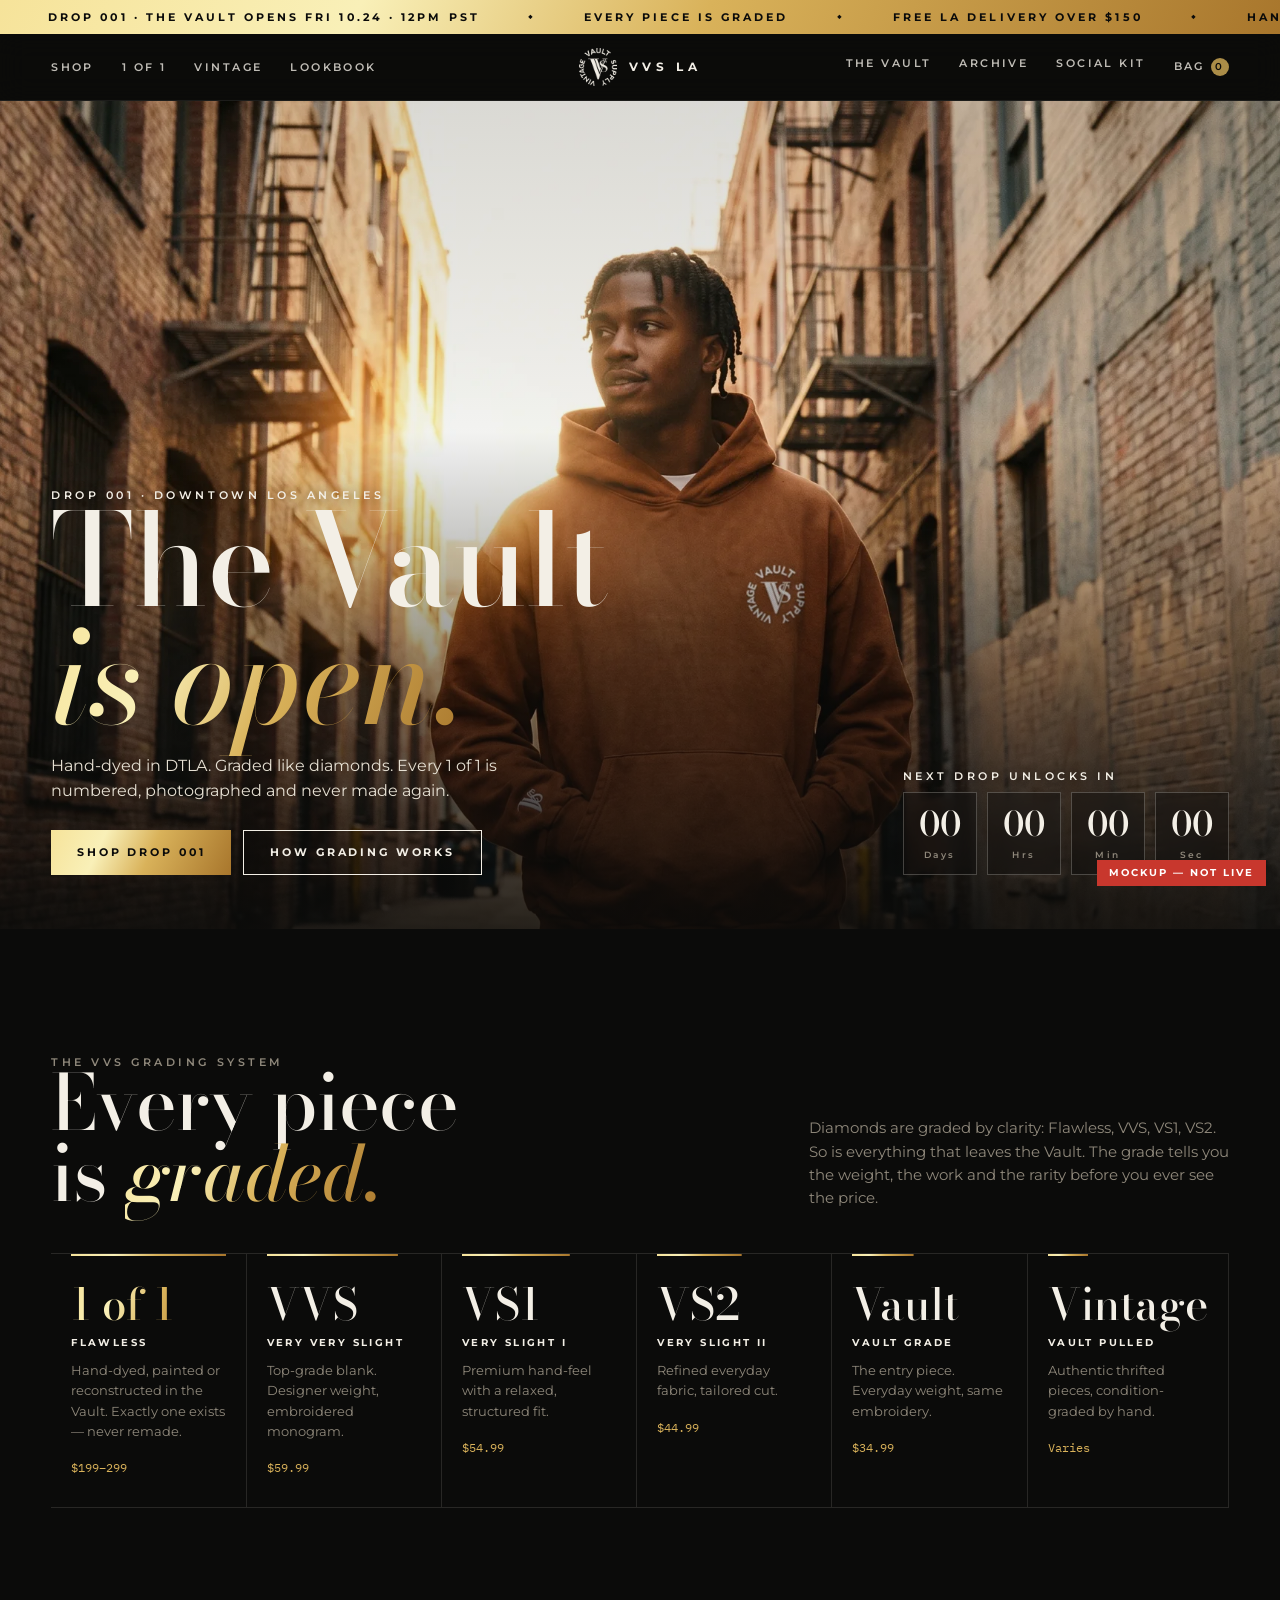
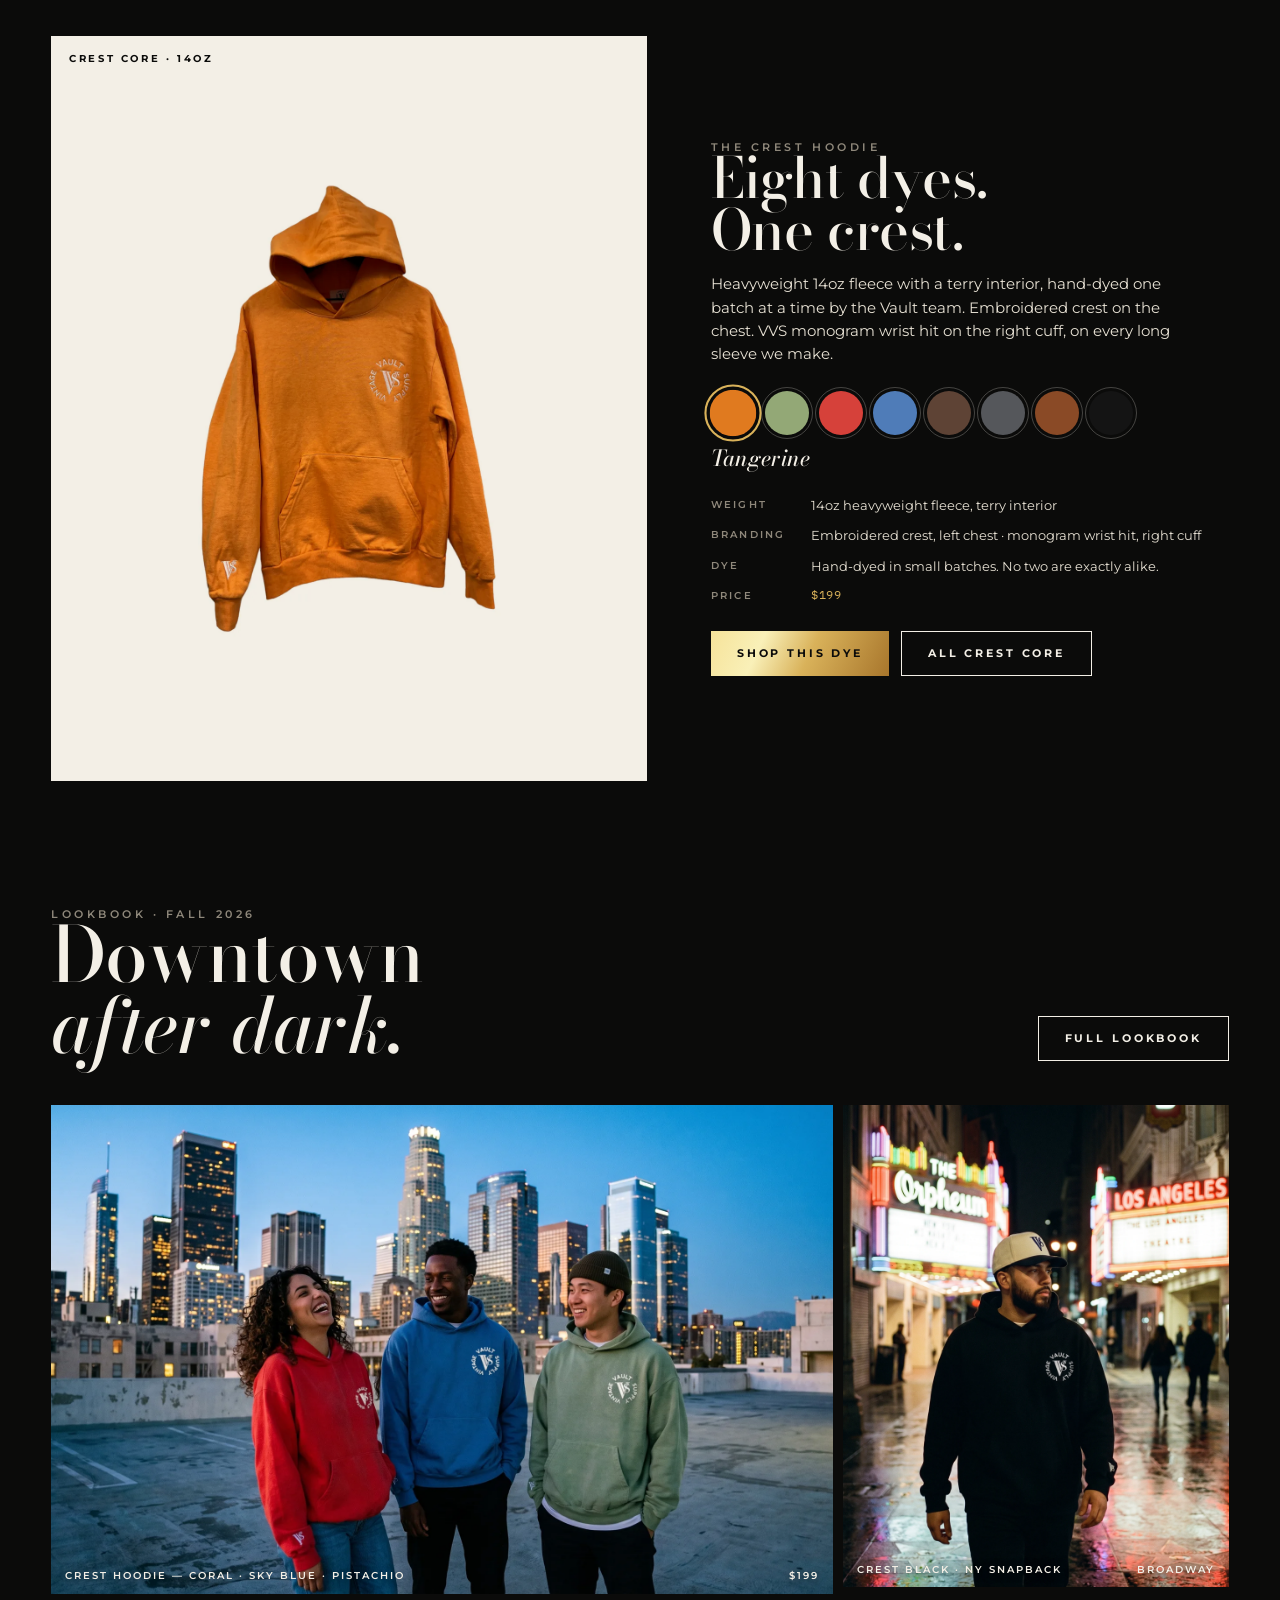
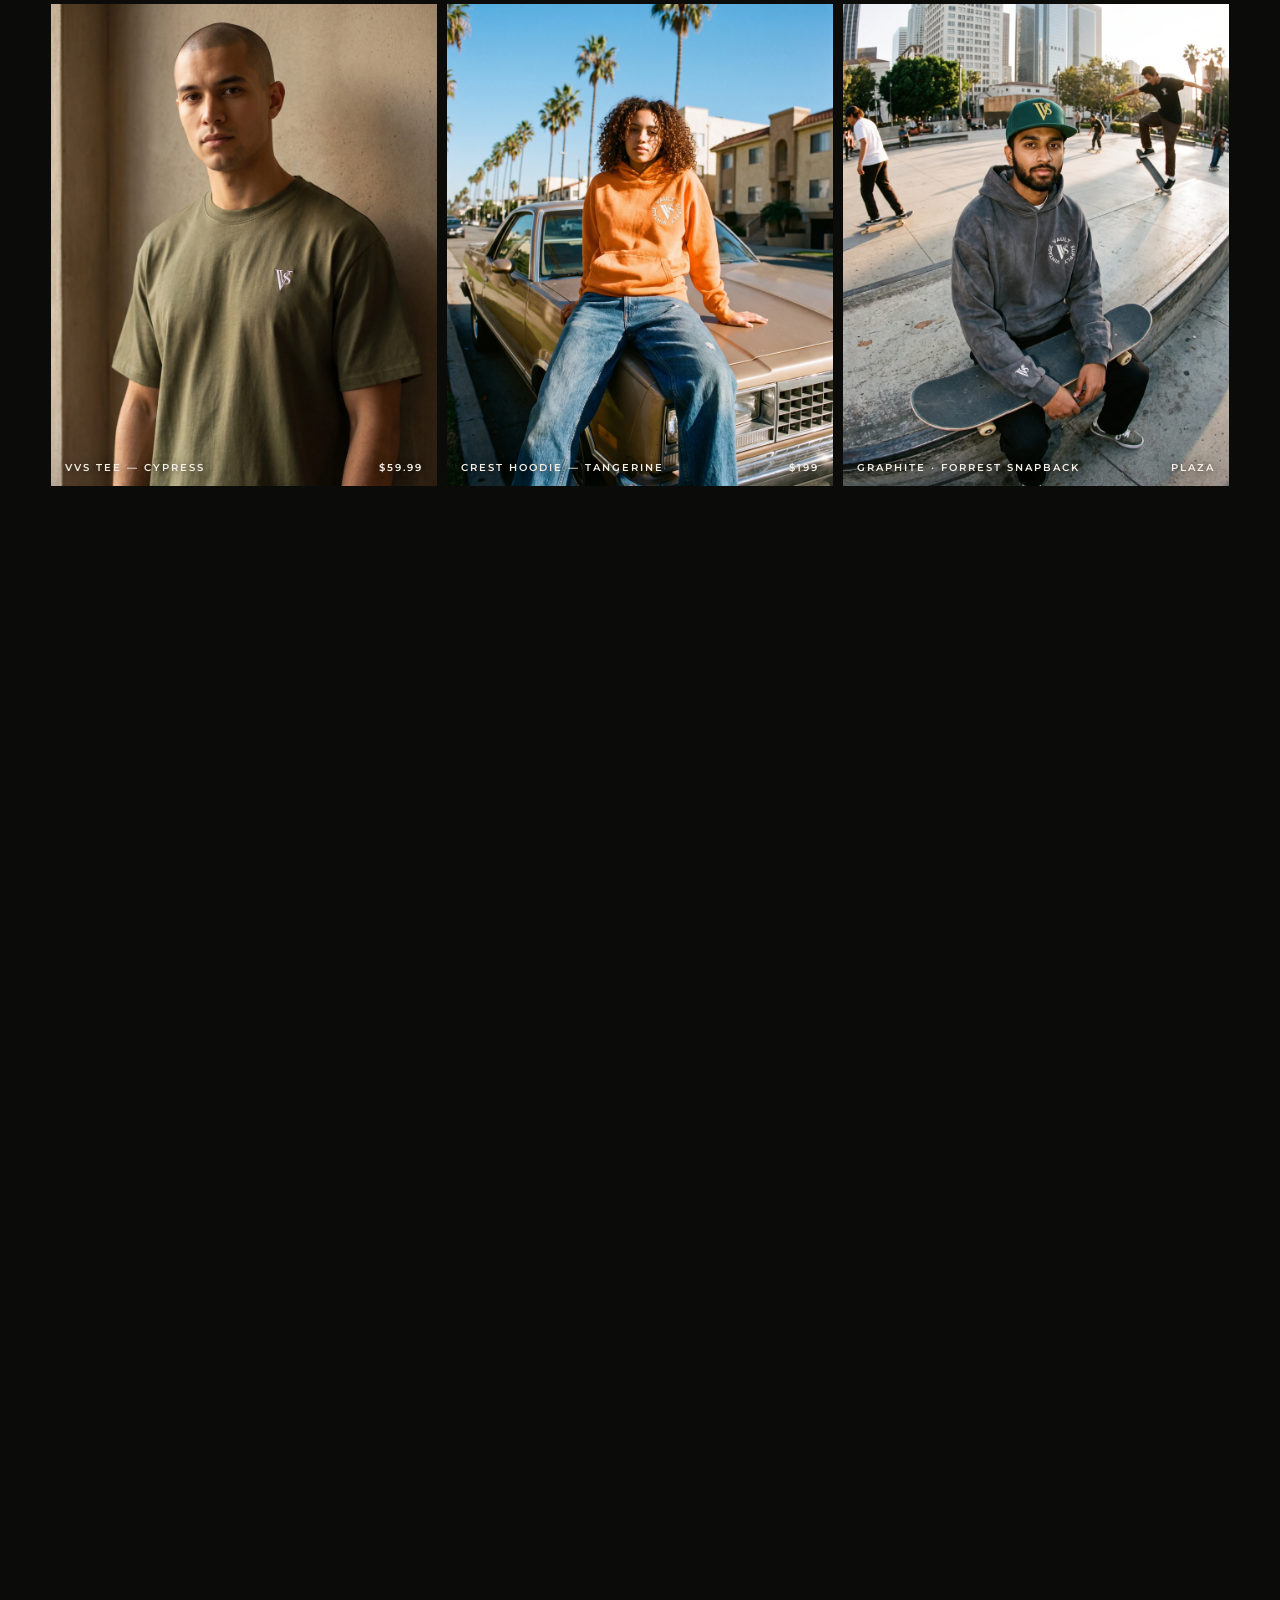
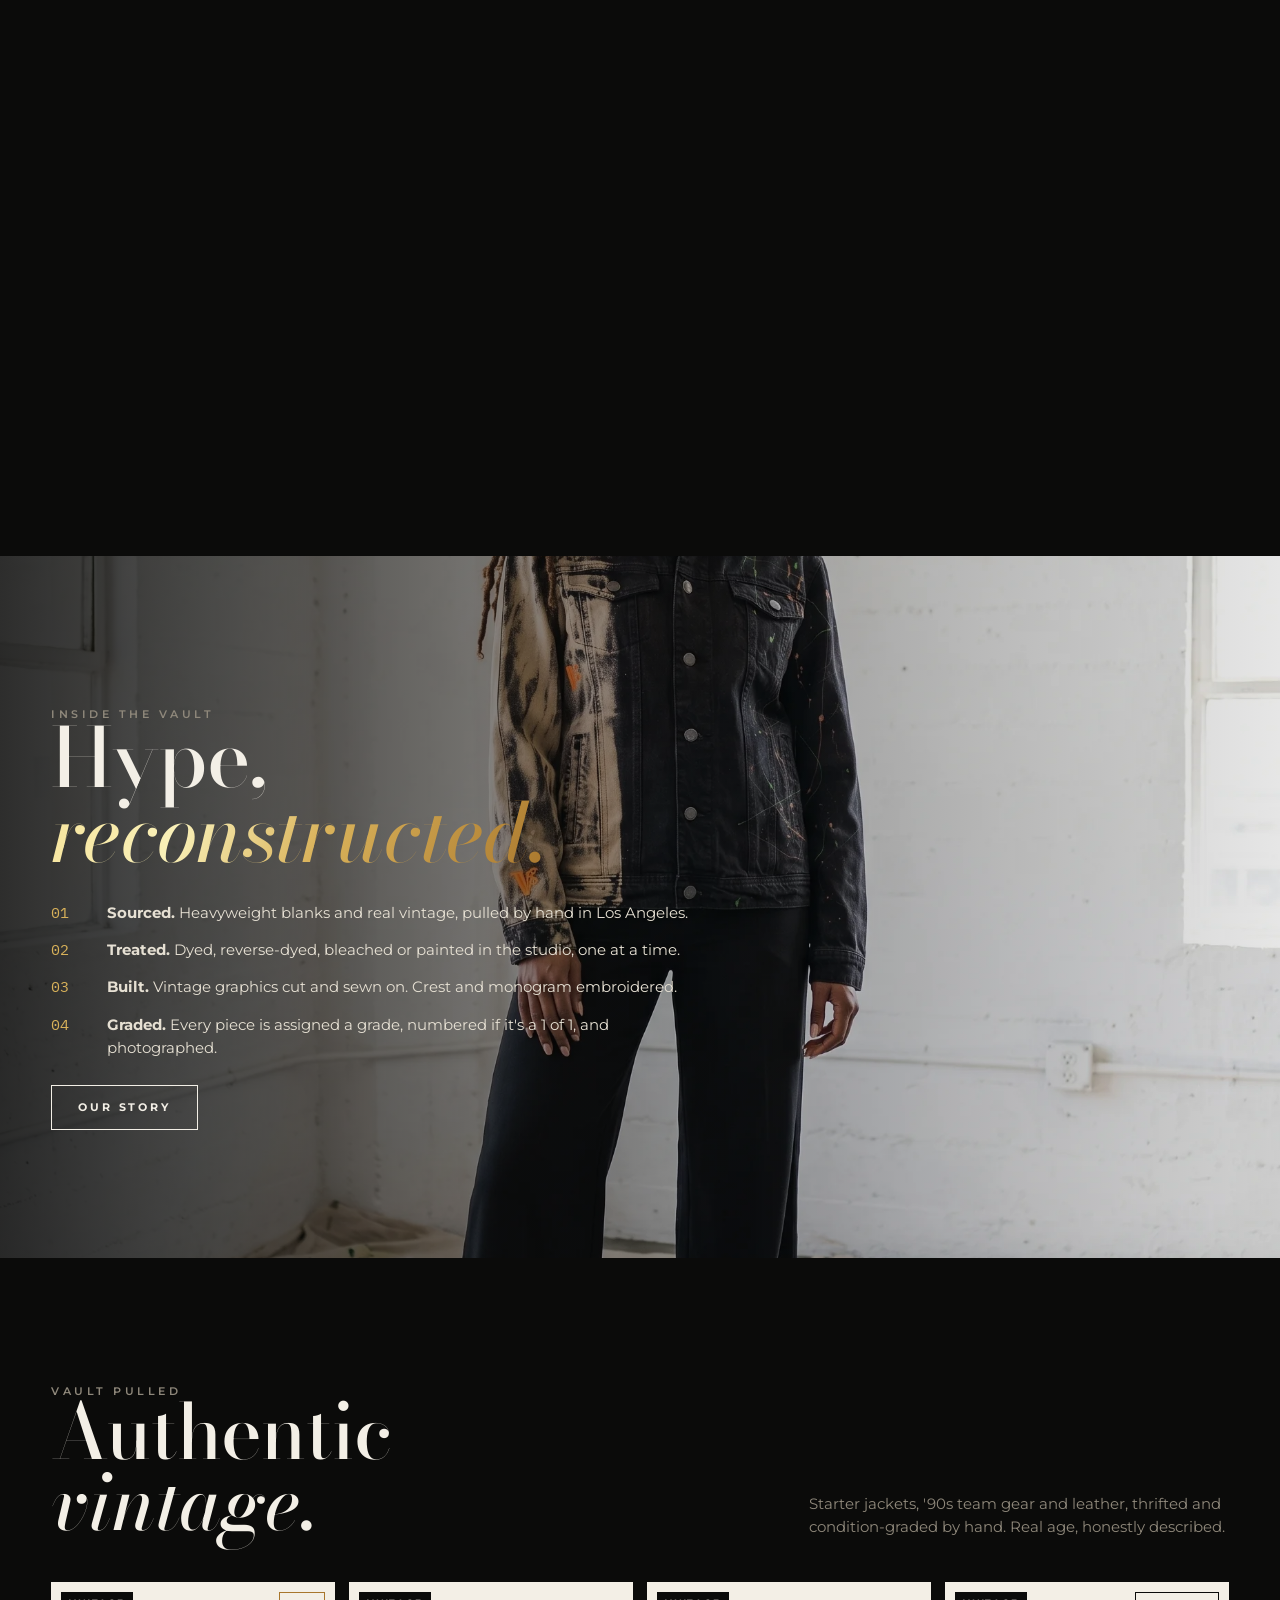
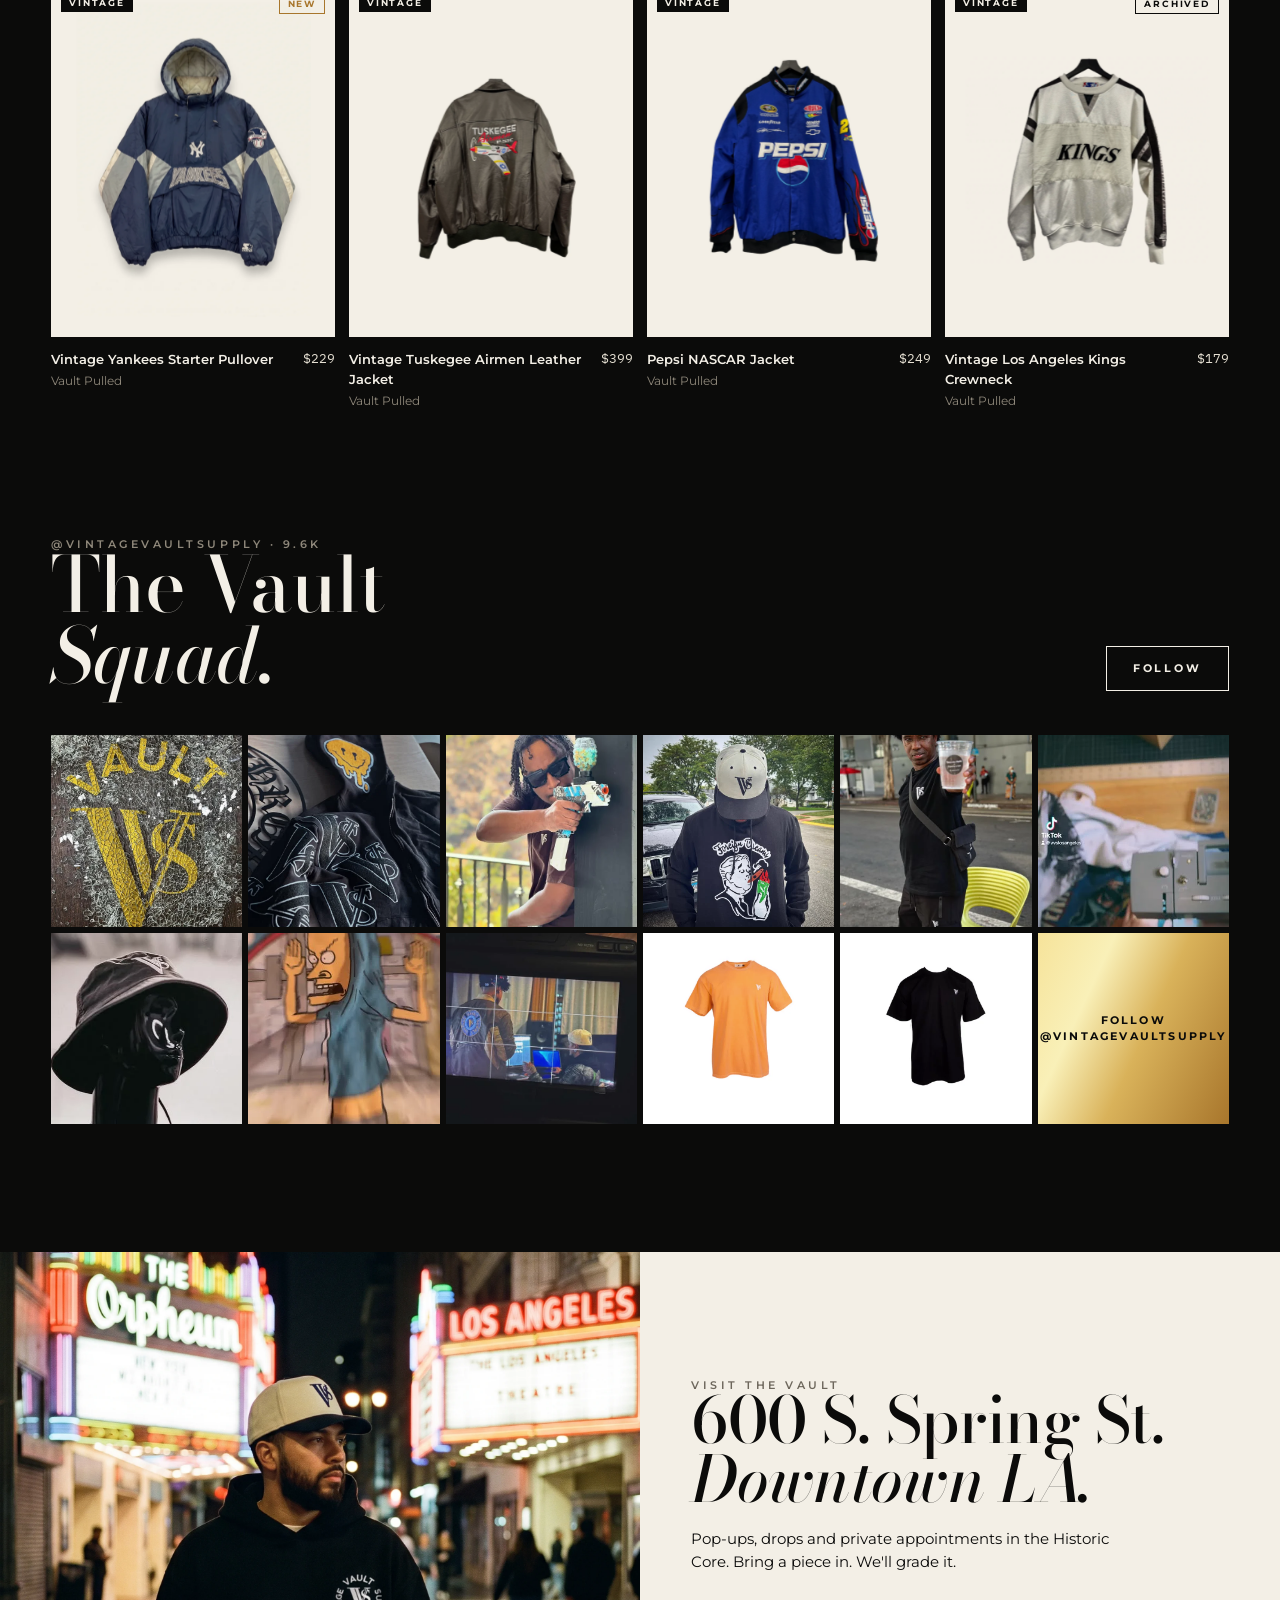
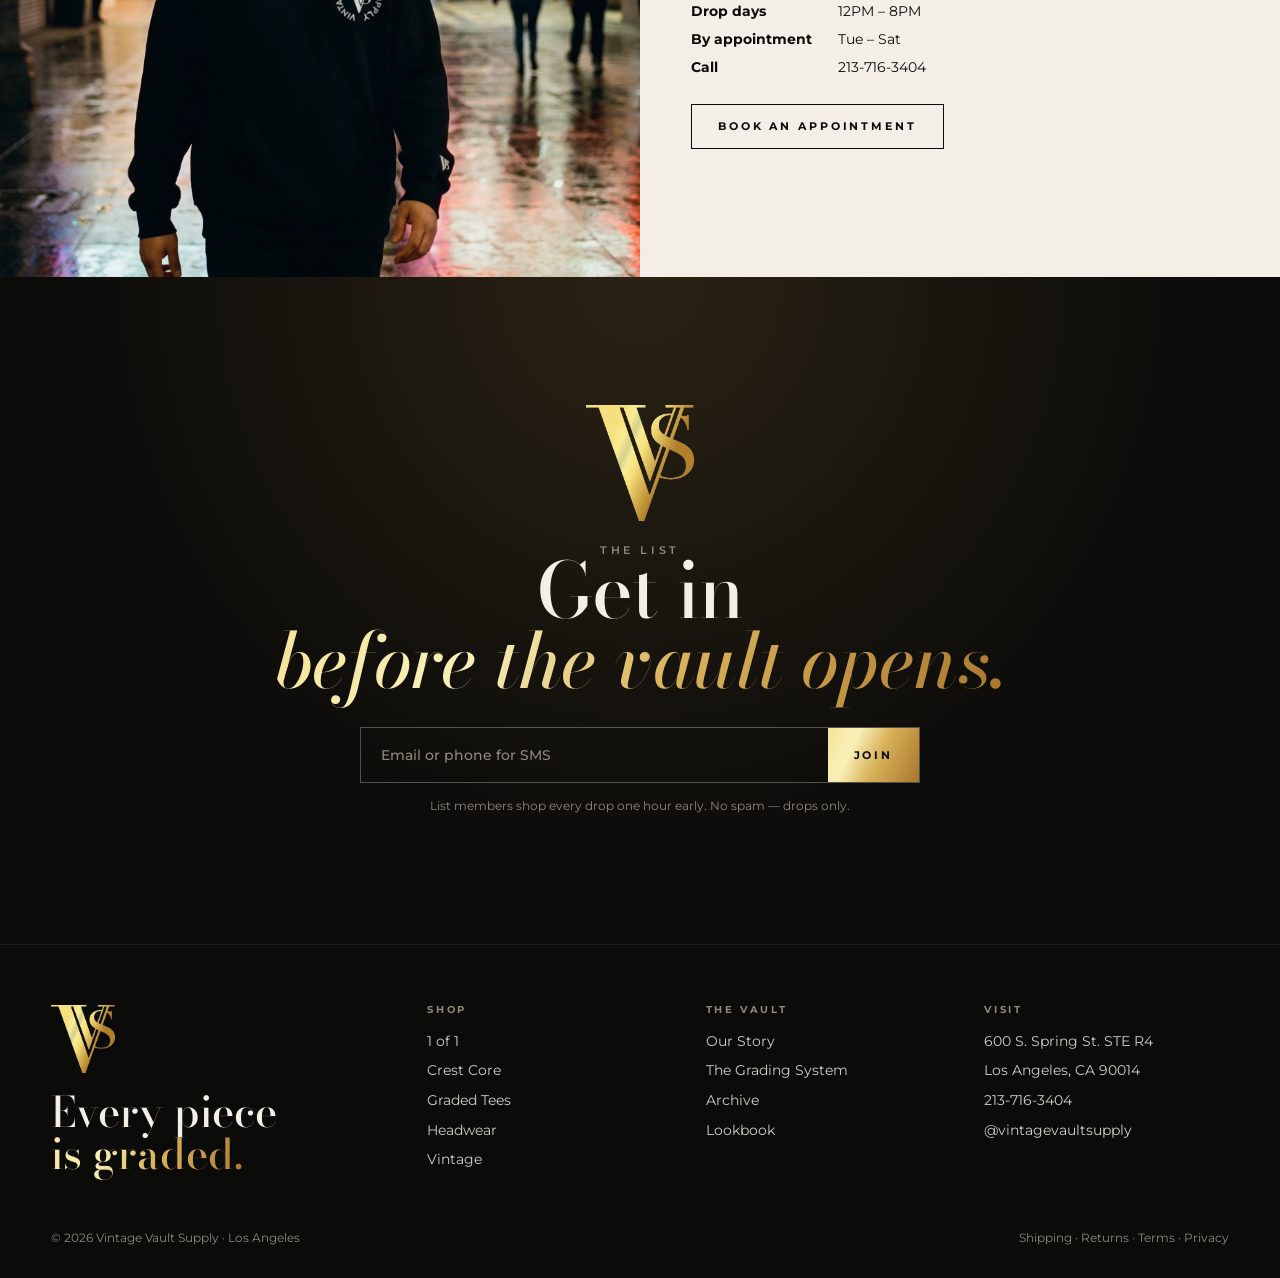
<file: vvs/index.html>
<!doctype html>
<html lang="en">
<head>
<meta charset="utf-8">
<meta name="robots" content="noindex,nofollow">
<meta name="viewport" content="width=device-width, initial-scale=1">
<title>VVS Los Angeles — Every Piece Is Graded</title>
<meta name="description" content="Vintage Vault Supply. Hand-dyed 1 of 1s, graded tees and authentic vintage from Downtown Los Angeles.">
<link rel="preconnect" href="https://fonts.googleapis.com"><link rel="preconnect" href="https://fonts.gstatic.com" crossorigin>
<link href="https://fonts.googleapis.com/css2?family=Bodoni+Moda:ital,opsz,wght@0,6..96,400..700;1,6..96,400..700&family=IBM+Plex+Mono:wght@400;500&family=Montserrat:wght@400;500;600;700&display=swap" rel="stylesheet">
<link rel="stylesheet" href="css/vvs.css">
<link rel="icon" href="assets/brand/monogram-gold.png">
</head>
<body>
<div id="site-header"></div>

<!-- HERO -->
<section class="hero">
  <video autoplay muted loop playsinline poster="assets/look/01-alley-rust.webp">
    <source src="assets/video/hero-alley.mp4" type="video/mp4">
  </video>
  <div class="hero__content">
    <div>
      <div class="eyebrow">Drop 001 · Downtown Los Angeles</div>
      <h1 class="display">The Vault<br><em class="gold-text">is open.</em></h1>
      <p>Hand-dyed in DTLA. Graded like diamonds. Every 1 of 1 is numbered, photographed and never made again.</p>
      <div class="btn-row">
        <a class="btn btn--gold" href="shop.html">Shop Drop 001</a>
        <a class="btn" href="#grades">How grading works</a>
      </div>
    </div>
    <div>
      <div class="eyebrow" style="margin-bottom:10px">Next drop unlocks in</div>
      <div class="countdown" id="countdown"></div>
    </div>
  </div>
</section>

<!-- GRADE LADDER -->
<section id="grades" class="wrap">
  <div class="section-head reveal">
    <div>
      <div class="eyebrow">The VVS Grading System</div>
      <h2 class="display">Every piece<br>is <em class="gold-text">graded.</em></h2>
    </div>
    <p>Diamonds are graded by clarity: Flawless, VVS, VS1, VS2. So is everything that leaves the Vault. The grade tells you the weight, the work and the rarity before you ever see the price.</p>
  </div>
  <div class="ladder reveal" id="ladder"></div>
</section>

<!-- CREST DYE PICKER -->
<section class="wrap" style="padding-top:0">
  <div class="crest">
    <div class="crest__stage reveal" id="crestStage">
      <span class="crest__tag">CREST CORE · 14OZ</span>
    </div>
    <div class="reveal">
      <div class="eyebrow">The Crest Hoodie</div>
      <h3 class="display">Eight dyes.<br>One crest.</h3>
      <p style="color:var(--bone-2);margin-top:16px;max-width:460px">Heavyweight 14oz fleece with a terry interior, hand-dyed one batch at a time by the Vault team. Embroidered crest on the chest. VVS monogram wrist hit on the right cuff, on every long sleeve we make.</p>
      <div class="swatches" id="swatches"></div>
      <div class="dye-name" id="dyeName"></div>
      <dl class="spec">
        <dt>Weight</dt><dd>14oz heavyweight fleece, terry interior</dd>
        <dt>Branding</dt><dd>Embroidered crest, left chest · monogram wrist hit, right cuff</dd>
        <dt>Dye</dt><dd>Hand-dyed in small batches. No two are exactly alike.</dd>
        <dt>Price</dt><dd class="mono" style="color:var(--gold-2)">$199</dd>
      </dl>
      <div class="btn-row"><a class="btn btn--gold" id="crestLink" href="#">Shop this dye</a><a class="btn" href="shop.html?g=crest">All Crest Core</a></div>
    </div>
  </div>
</section>

<!-- LOOKBOOK -->
<section class="wrap" style="padding-top:0">
  <div class="section-head reveal">
    <div><div class="eyebrow">Lookbook · Fall 2026</div><h2 class="display">Downtown<br><em>after dark.</em></h2></div>
    <a class="btn" href="lookbook.html">Full lookbook</a>
  </div>
  <div class="look">
    <figure class="w8 reveal"><video autoplay muted loop playsinline poster="assets/look/02-rooftop-trio.webp"><source src="assets/video/rooftop-trio.mp4" type="video/mp4"></video><figcaption><span>Crest Hoodie — Coral · Sky Blue · Pistachio</span><span>$199</span></figcaption></figure>
    <figure class="w4 reveal"><video autoplay muted loop playsinline poster="assets/look/03-broadway-black.webp"><source src="assets/video/broadway-black.mp4" type="video/mp4"></video><figcaption><span>Crest Black · NY Snapback</span><span>Broadway</span></figcaption></figure>
    <figure class="w4 reveal"><img src="assets/look/05-studio-cypress-tee.webp" alt="VVS Tee in Cypress on model"><figcaption><span>VVS Tee — Cypress</span><span>$59.99</span></figcaption></figure>
    <figure class="w4 reveal"><video autoplay muted loop playsinline poster="assets/look/04-palms-orange.webp"><source src="assets/video/palms-orange.mp4" type="video/mp4"></video><figcaption><span>Crest Hoodie — Tangerine</span><span>$199</span></figcaption></figure>
    <figure class="w4 reveal"><video autoplay muted loop playsinline poster="assets/look/08-skate-charcoal.webp"><source src="assets/video/skate-charcoal.mp4" type="video/mp4"></video><figcaption><span>Graphite · Forrest Snapback</span><span>Plaza</span></figcaption></figure>
  </div>
</section>

<!-- REAL SHOOT -->
<section class="wrap" style="padding-top:0">
  <div class="section-head reveal">
    <div><div class="eyebrow">Shot in the Vault · Canon, Spring St.</div><h2 class="display">The Crest<br><em>Crewneck.</em></h2></div>
    <p>Navy garment-dyed fleece. Embroidered crest on the chest and the VVS wrist hit on the right cuff, the detail that marks every long sleeve we make.</p>
  </div>
  <div class="look">
    <figure class="w4 reveal"><a href="product.html?p=crest-crewneck-navy"><img src="assets/look/real-0023-portrait.webp" alt="Navy crest crewneck on model"></a><figcaption><span>Crest Crewneck — Navy</span><span>$149</span></figcaption></figure>
    <figure class="w4 reveal"><a href="product.html?p=crest-crewneck-navy"><img src="assets/look/real-0027-portrait.webp" alt="Wrist hit on the right cuff"></a><figcaption><span>The wrist hit</span><span>Right cuff</span></figcaption></figure>
    <figure class="w4 reveal"><a href="product.html?p=crest-crewneck-navy"><img src="assets/products/navy-crewneck-ghost.webp" alt="Navy crest crewneck product shot" style="object-fit:contain;background:var(--bone);padding:8%"></a><figcaption style="color:var(--ink);text-shadow:none"><span>Ghost cut</span><span>New</span></figcaption></figure>
  </div>
</section>

<!-- 1 OF 1 RAIL -->
<section class="wrap" style="padding-top:0">
  <div class="section-head reveal">
    <div><div class="eyebrow">Flawless Grade</div><h2 class="display">1 of 1.<br><em>Then never again.</em></h2></div>
    <p>Each piece is hand-dyed, bleached, painted or reconstructed with a vintage tee sewn on. We number it, shoot it, sell it once, and it moves to the Archive for good.</p>
  </div>
  <div class="rail" id="oneRail"></div>
</section>

<!-- PROCESS BAND -->
<section class="band">
  <video autoplay muted loop playsinline poster="assets/look/06-loft-painted-jacket.webp"><source src="assets/video/loft-jacket.mp4" type="video/mp4"></video>
  <div class="wrap">
    <div class="eyebrow">Inside the Vault</div>
    <h2 class="display">Hype,<br><em class="gold-text">reconstructed.</em></h2>
    <ul class="steps">
      <li><span><b>Sourced.</b> Heavyweight blanks and real vintage, pulled by hand in Los Angeles.</span></li>
      <li><span><b>Treated.</b> Dyed, reverse-dyed, bleached or painted in the studio, one at a time.</span></li>
      <li><span><b>Built.</b> Vintage graphics cut and sewn on. Crest and monogram embroidered.</span></li>
      <li><span><b>Graded.</b> Every piece is assigned a grade, numbered if it's a 1 of 1, and photographed.</span></li>
    </ul>
    <div class="btn-row"><a class="btn" href="about.html">Our story</a></div>
  </div>
</section>

<!-- VINTAGE -->
<section class="wrap">
  <div class="section-head reveal">
    <div><div class="eyebrow">Vault Pulled</div><h2 class="display">Authentic<br><em>vintage.</em></h2></div>
    <p>Starter jackets, '90s team gear and leather, thrifted and condition-graded by hand. Real age, honestly described.</p>
  </div>
  <div class="grid" id="vintageGrid"></div>
</section>

<!-- SOCIAL WALL -->
<section class="wrap" style="padding-top:0">
  <div class="section-head reveal">
    <div><div class="eyebrow">@vintagevaultsupply · 9.6K</div><h2 class="display">The Vault<br><em>Squad.</em></h2></div>
    <a class="btn" href="https://instagram.com/vintagevaultsupply">Follow</a>
  </div>
  <div class="wall reveal" id="wall"></div>
</section>

<!-- STORE -->
<section class="store">
  <div><img src="assets/look/03-broadway-black.webp" alt="Downtown Los Angeles at night"></div>
  <div class="wrap">
    <div class="eyebrow">Visit the Vault</div>
    <h2 class="display">600 S. Spring St.<br><em>Downtown LA.</em></h2>
    <p style="margin-top:18px;max-width:420px">Pop-ups, drops and private appointments in the Historic Core. Bring a piece in. We'll grade it.</p>
    <div class="hours"><b>Drop days</b><span>12PM – 8PM</span><b>By appointment</b><span>Tue – Sat</span><b>Call</b><span>213-716-3404</span></div>
    <div class="btn-row"><a class="btn" style="border-color:#0b0b0a" href="about.html#visit">Book an appointment</a></div>
  </div>
</section>

<!-- SIGNUP -->
<section class="signup wrap">
  <img class="mark" src="assets/brand/monogram-gold.png" alt="">
  <div class="eyebrow">The List</div>
  <h2 class="display">Get in<br><em class="gold-text">before the vault opens.</em></h2>
  <form onsubmit="event.preventDefault();this.innerHTML='<p style=&quot;padding:18px;width:100%&quot;>You\'re on the list. Early access drops 1 hour before everyone else.</p>'">
    <input type="email" placeholder="Email or phone for SMS" aria-label="Email or phone" required>
    <button class="btn btn--gold" type="submit">Join</button>
  </form>
  <small>List members shop every drop one hour early. No spam — drops only.</small>
</section>

<div id="site-footer"></div>

<script src="js/catalog.js"></script>
<script src="js/site.js"></script>
<script>
document.addEventListener('DOMContentLoaded', () => {
  const { C, GRADES, DYES, card, img, countdown, revealOnScroll, DROP_DATE } = VVS;
  countdown(document.getElementById('countdown'), DROP_DATE);

  // grade ladder
  const ladderOrder = [['oneofone', 'shop.html?g=oneofone'], ['vvs', 'shop.html?g=vvs'], ['vs1', 'shop.html?g=vs1'], ['vs2', 'shop.html?g=vs2'], ['vault', 'shop.html?g=vault'], ['vintage', 'shop.html?g=vintage']];
  document.getElementById('ladder').innerHTML = ladderOrder.map(([k, h], i) => {
    const g = GRADES[k];
    return `<a href="${h}"><span class="bar" style="transform:scaleX(${1 - i * .15})"></span>
      <div class="g ${i === 0 ? 'gold-text' : ''}">${g.short}</div><div class="n">${g.name}</div><div class="d">${g.desc}</div><div class="p">${g.price}</div></a>`;
  }).join('');

  // crest picker
  const crest = C.filter(p => DYES[p.handle]);
  const stage = document.getElementById('crestStage');
  const sw = document.getElementById('swatches');
  crest.forEach((p, i) => {
    const im = document.createElement('img');
    im.src = img(p.images[0]); im.alt = 'Crest hoodie in ' + DYES[p.handle][0];
    if (i) im.classList.add('out');
    stage.appendChild(im);
    const b = document.createElement('button');
    b.className = 'swatch'; b.style.background = DYES[p.handle][1];
    b.setAttribute('aria-label', DYES[p.handle][0]); b.setAttribute('aria-pressed', i === 0);
    b.onclick = () => select(i);
    sw.appendChild(b);
  });
  function select(i) {
    [...stage.querySelectorAll('img')].forEach((im, j) => im.classList.toggle('out', j !== i));
    [...sw.children].forEach((b, j) => b.setAttribute('aria-pressed', j === i));
    document.getElementById('dyeName').textContent = DYES[crest[i].handle][0];
    document.getElementById('crestLink').href = 'product.html?p=' + crest[i].handle;
  }
  select(0);

  // 1 of 1 rail — newest first
  const ones = C.filter(p => p.grade === 'oneofone').slice().reverse().slice(0, 14);
  document.getElementById('oneRail').innerHTML = ones.map(card).join('');

  // vintage
  const vin = ['vintage-yankees-starter-pullover', 'vintage-tuskegee-airmen-leather-jacket', 'pepsi-nascar-jacket', 'vintage-los-angeles-kings-crewneck']
    .map(h => C.find(p => p.handle === h)).filter(Boolean);
  document.getElementById('vintageGrid').innerHTML = vin.map(card).join('');

  // social wall
  const ig = ['ig06_2023-10-17', 'ig01_2025-06-20', 'ig05_2024-10-21', 'ig09_2023-09-19', 'ig10_2023-08-15', 'ig02_2025-01-01_video',
              'ig07_2023-09-25', 'ig08_2023-09-19_video', 'ig11_2023-02-24', 'ig03_2024-11-20a', 'ig04_2024-11-20b'];
  document.getElementById('wall').innerHTML = ig.map(n => `<a href="https://instagram.com/vintagevaultsupply"><img loading="lazy" src="assets/ig/${n}.webp" alt="VVS on Instagram"></a>`).join('')
    + `<a href="https://instagram.com/vintagevaultsupply" style="display:grid;place-items:center;background:var(--gold);color:var(--ink);text-align:center;font:700 11px/1.5 var(--sans);letter-spacing:.2em">FOLLOW<br>@VINTAGEVAULTSUPPLY</a>`;

  revealOnScroll();
});
</script>
</body>
</html>
</file>
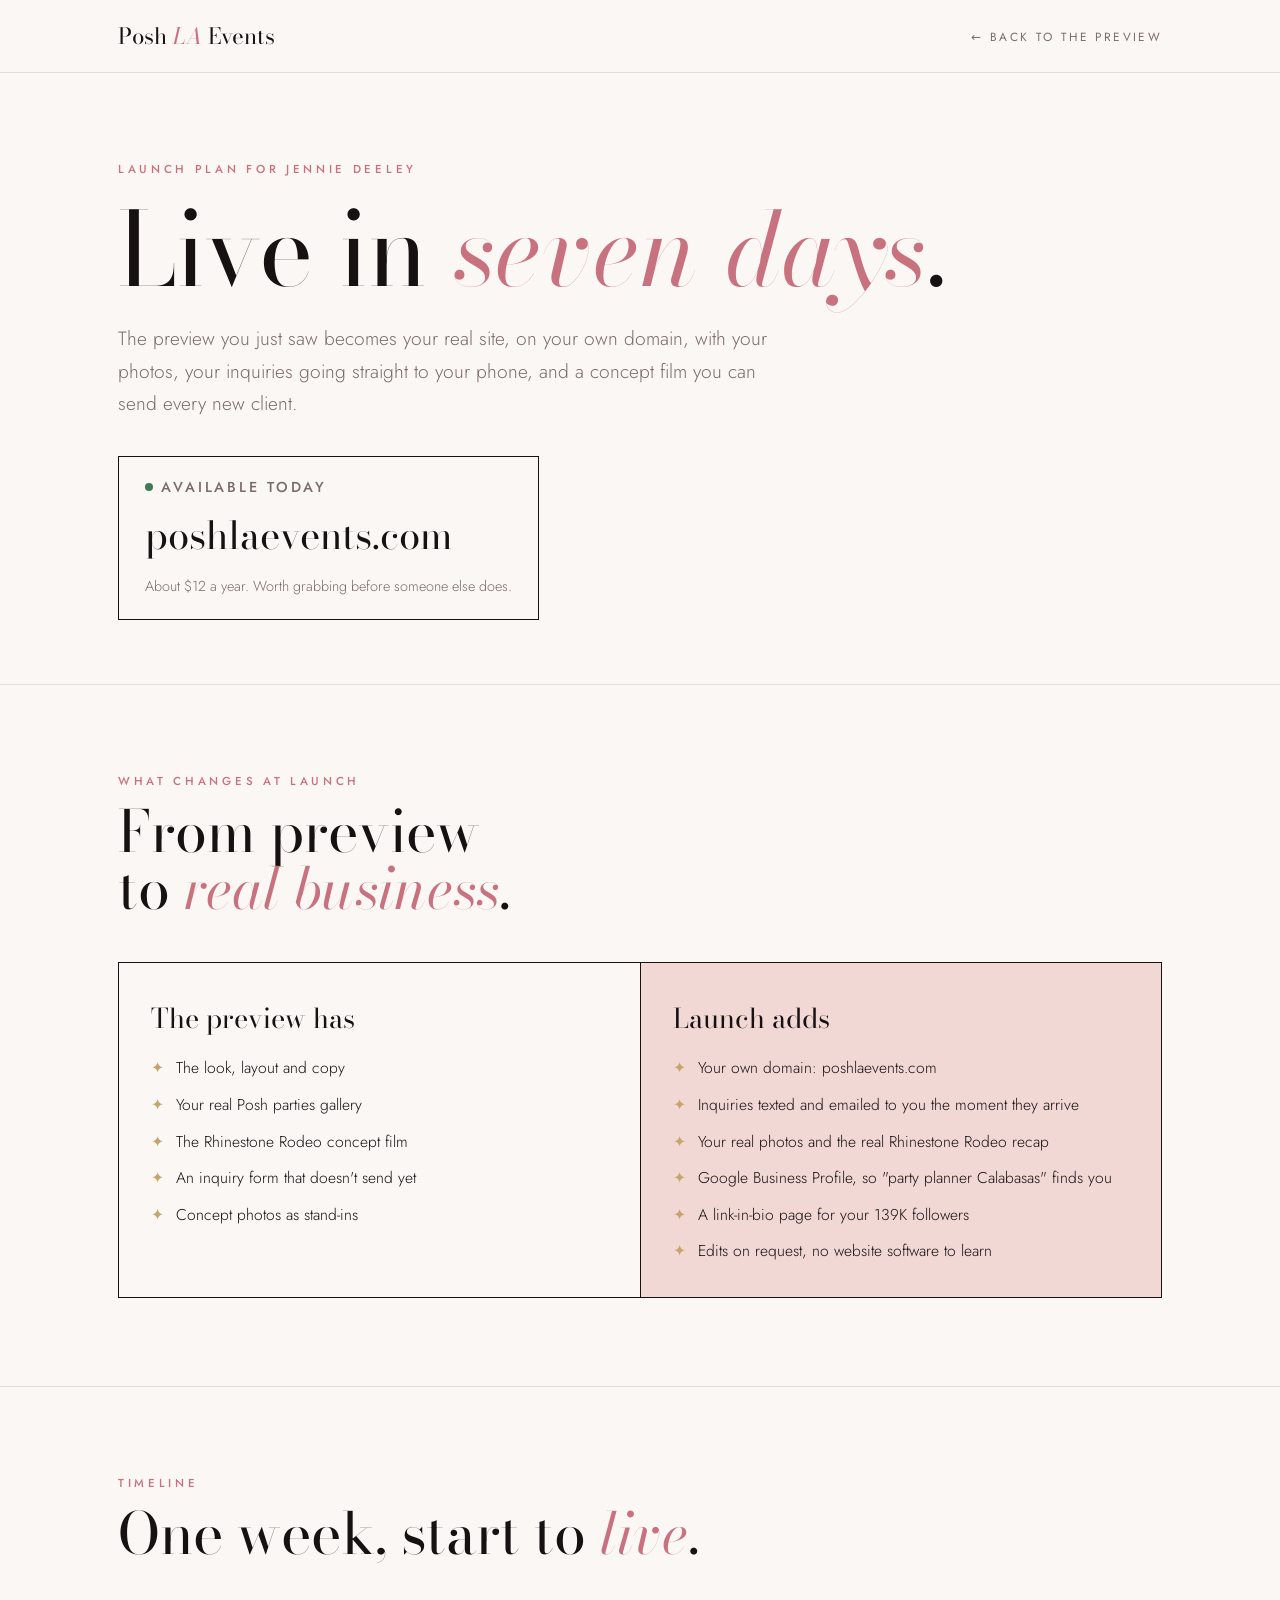
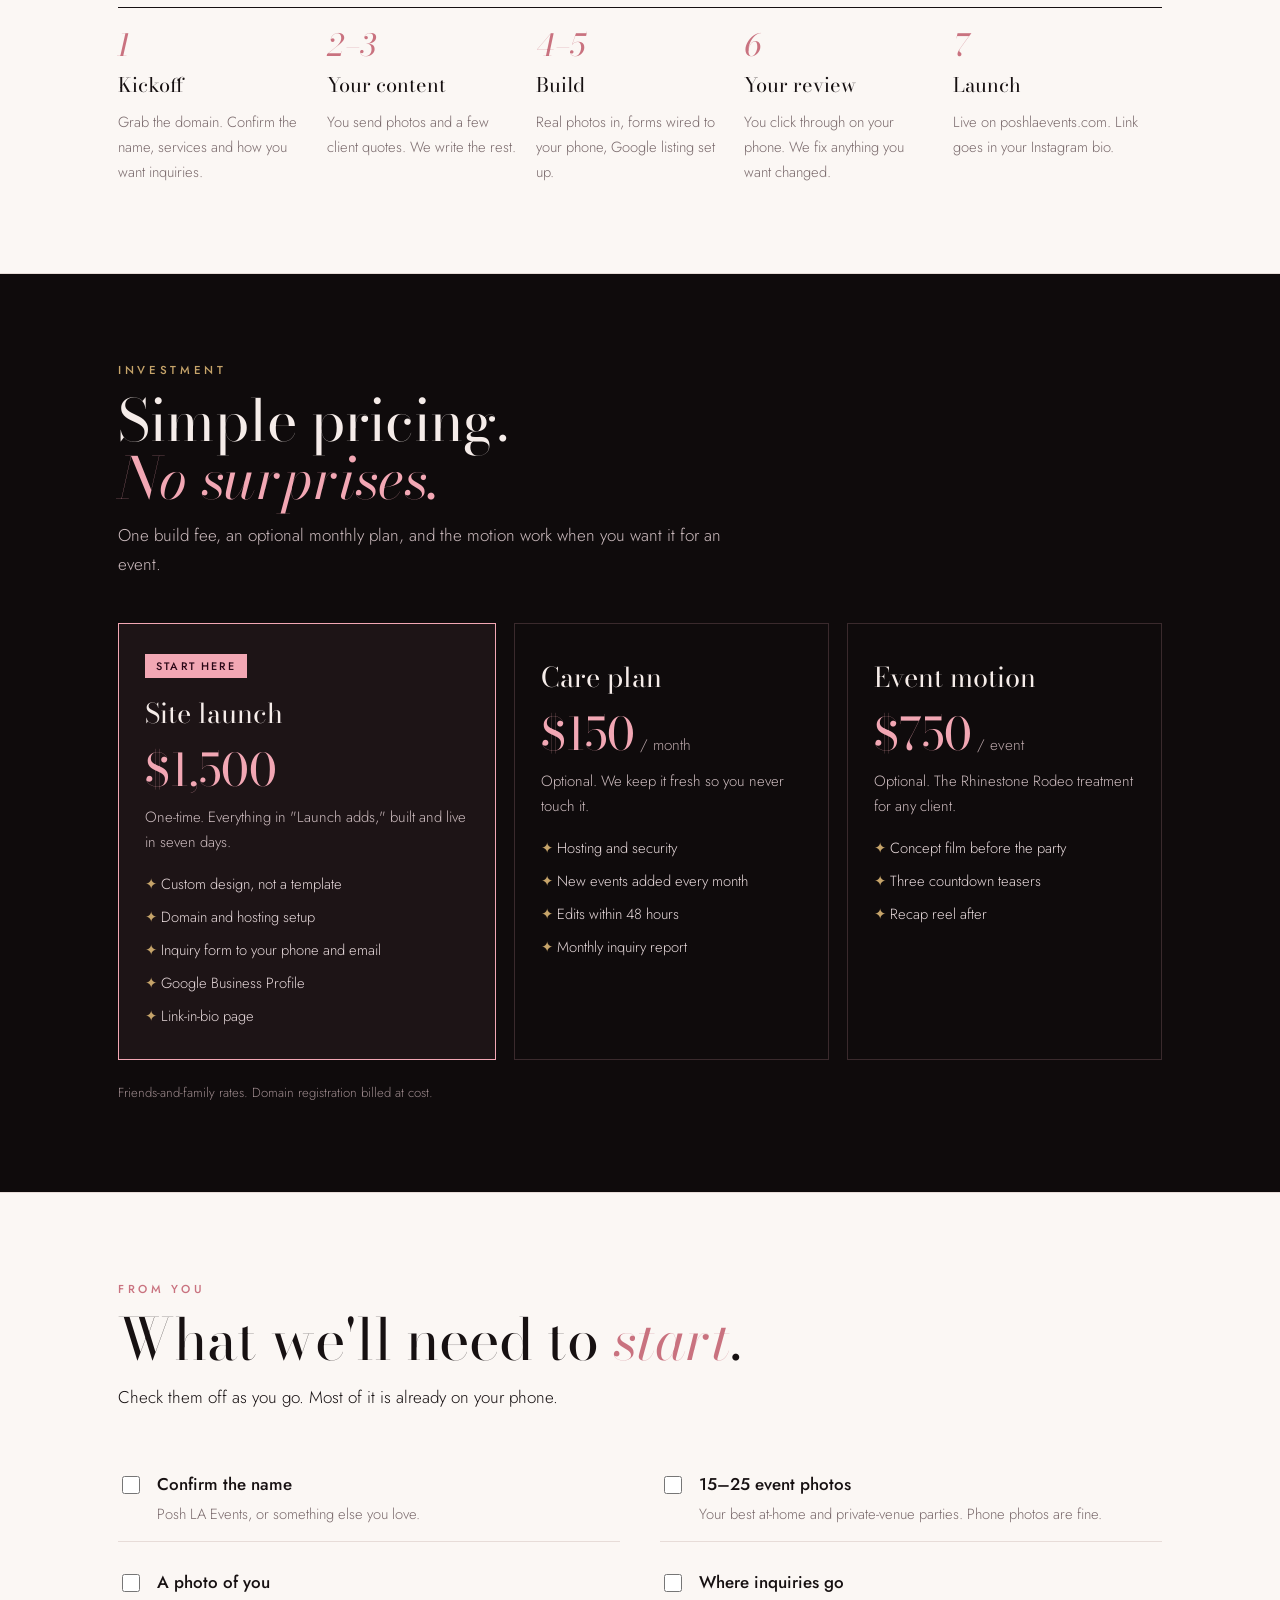
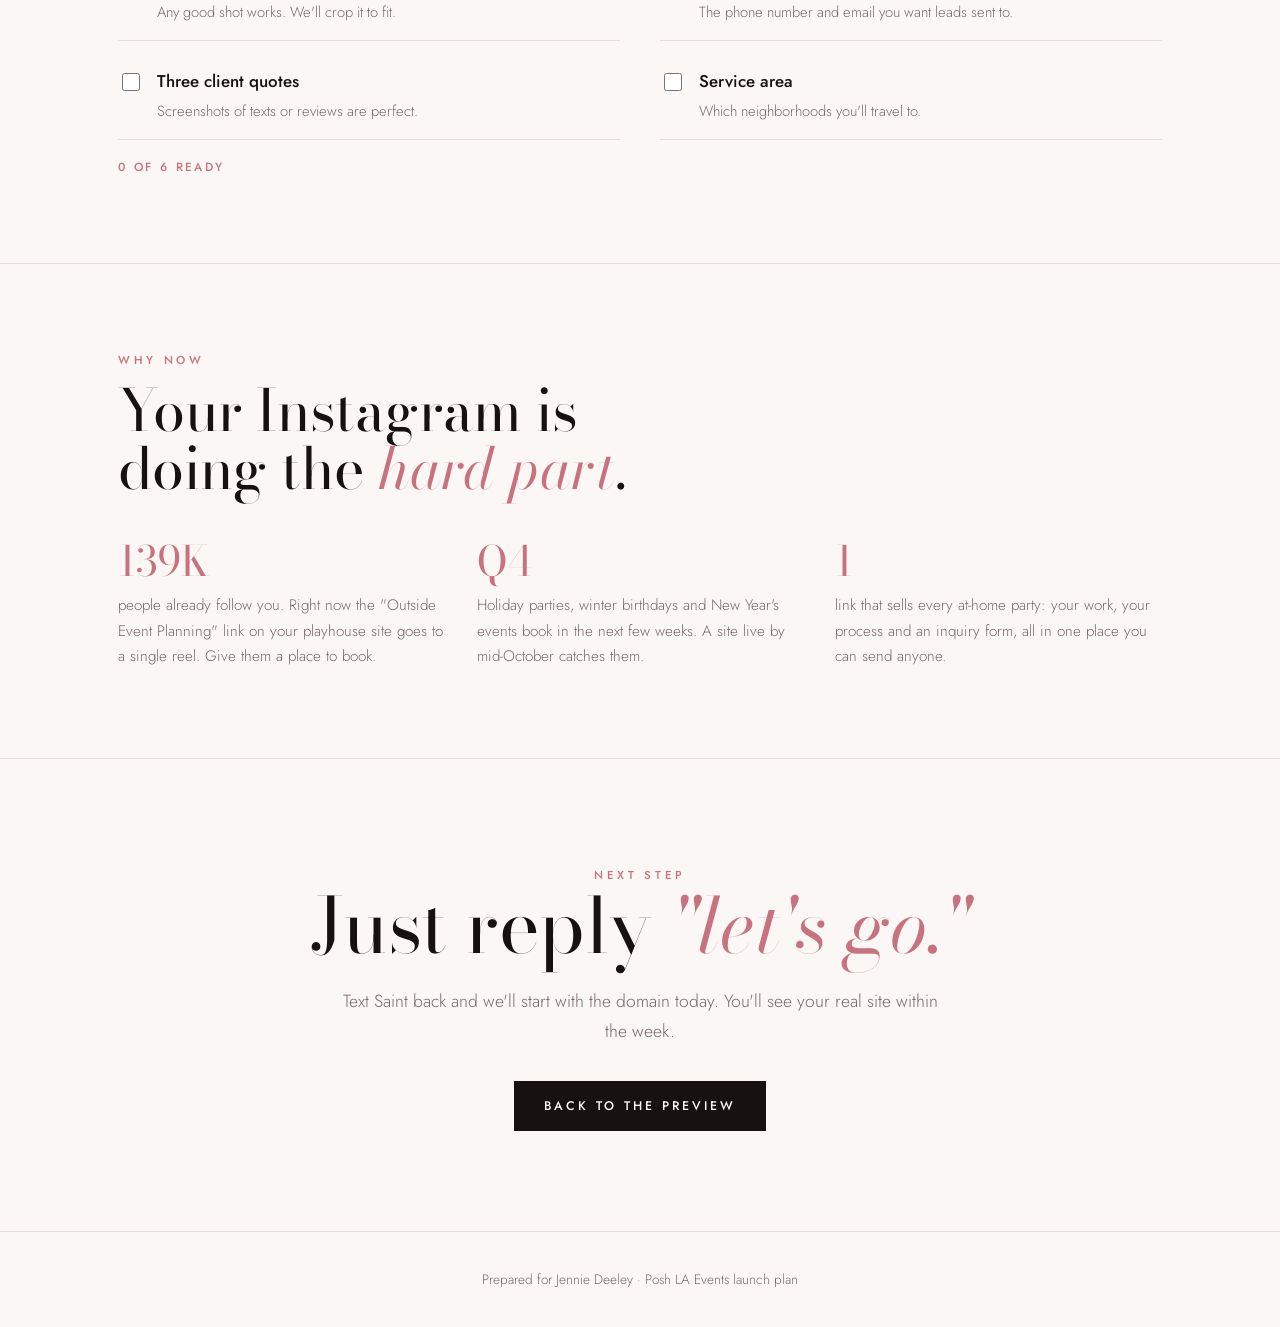
<file: jennie/plan/index.html>
<!doctype html>
<html lang="en">
<head>
<meta charset="utf-8">
<meta name="robots" content="noindex,nofollow">
<meta name="viewport" content="width=device-width,initial-scale=1,viewport-fit=cover">
<title>Posh LA Events Launch Plan</title>
<link rel="preconnect" href="https://fonts.googleapis.com">
<link rel="stylesheet" href="https://fonts.googleapis.com/css2?family=Bodoni+Moda:ital,opsz,wght@0,6..96,400;1,6..96,400;1,6..96,500&family=Jost:wght@300;400;500&display=swap">
<style>
/* Layout: the proposal as a printed invitation suite. Same Posh editorial system as the preview: Bodoni italics, blush, champagne, one dark band for the price. */
:root{
  --ink:#171112; --night:#0f0b0c; --ivory:#fbf7f4; --blush:#f2d8d4; --rose:#c9727f; --gold:#c6a46a; --mute:#7a6a6c; --line:#e7dcd8;
  --display:"Bodoni Moda", "Didot", Georgia, serif; --body:"Jost", "Futura", system-ui, sans-serif;
}
@media (prefers-color-scheme: dark){:root:not([data-theme="light"]){--ivory:#141011;--ink:#f5ece9;--blush:#3a2427;--mute:#b9a5a8;--line:#2e2324;--rose:#e79aa6;color-scheme:dark}}
:root[data-theme="dark"]{--ivory:#141011;--ink:#f5ece9;--blush:#3a2427;--mute:#b9a5a8;--line:#2e2324;--rose:#e79aa6;color-scheme:dark}
*{box-sizing:border-box}
body{margin:0;background:var(--ivory);color:var(--ink);font:300 17px/1.7 var(--body)}
.g{max-width:1100px;margin:0 auto;padding-inline:28px}
h1,h2,h3{font-family:var(--display);font-weight:400;margin:0;text-wrap:balance}
em{font-style:italic;color:var(--rose)}
p{margin:0;max-width:62ch}
.lab{font:500 .72rem var(--body);letter-spacing:.32em;text-transform:uppercase;color:var(--rose)}
a{color:inherit}
:focus-visible{outline:2px solid var(--gold);outline-offset:3px}
.btn{display:inline-flex;align-items:center;gap:10px;padding:16px 30px;font:500 .78rem var(--body);letter-spacing:.24em;text-transform:uppercase;text-decoration:none;border:0;cursor:pointer}
.btn.solid{background:var(--ink);color:var(--ivory)}
.btn.line{box-shadow:inset 0 0 0 1px var(--ink);color:var(--ink);background:transparent}
.top{border-bottom:1px solid var(--line)}
.top .g{display:flex;align-items:center;justify-content:space-between;height:72px;gap:16px}
.logo{font-family:var(--display);font-size:1.4rem;text-decoration:none}
.logo i{color:var(--rose)}
.top a.back{font:400 .74rem var(--body);letter-spacing:.2em;text-transform:uppercase;color:var(--mute);text-decoration:none}
header{padding-block:80px 64px}
header h1{font-size:clamp(3rem,8vw,6.4rem);line-height:.92;margin-top:20px}
header p{font-size:1.2rem;color:var(--mute);margin-top:26px}
.domain{margin-top:36px;display:inline-grid;gap:6px;border:1px solid var(--ink);padding:20px 26px}
.domain b{font-family:var(--display);font-size:clamp(1.6rem,3.6vw,2.4rem);font-weight:400}
.domain span{font-size:.9rem;color:var(--mute)}
.ok{display:inline-flex;align-items:center;gap:8px;font:500 .72rem var(--body);letter-spacing:.2em;text-transform:uppercase;color:#3f7a55}
.ok::before{content:"";width:8px;height:8px;border-radius:50%;background:#3f7a55}
section{padding-block:88px;border-top:1px solid var(--line)}
.head{display:grid;gap:14px;max-width:720px;margin-bottom:44px}
.head h2{font-size:clamp(2.2rem,4.6vw,3.6rem);line-height:1}
.two{display:grid;grid-template-columns:1fr 1fr;gap:0;border:1px solid var(--ink)}
.col{padding:32px;display:grid;gap:14px;align-content:start}
.col+.col{border-left:1px solid var(--ink);background:var(--blush)}
.col h3{font-size:1.7rem}
.col ul{list-style:none;padding:0;margin:0;display:grid;gap:10px}
.col li{display:flex;gap:12px;font-size:.98rem}
.col li::before{content:"✦";color:var(--gold);flex:none}
.days{display:grid;grid-template-columns:repeat(5,1fr);gap:0;border-top:1px solid var(--ink)}
.day{padding:22px 18px 0 0;display:grid;gap:8px;align-content:start;min-width:0}
.day .n{font-family:var(--display);font-style:italic;font-size:1.9rem;color:var(--rose);line-height:1}
.day h3{font-size:1.25rem}
.day p{font-size:.92rem;color:var(--mute)}
.price{background:var(--night);color:#f5ece9}
.price .lab{color:var(--gold)}
.price .head h2{color:#f5ece9}
.price .head p{color:#cdbcbf}
.pk{display:grid;grid-template-columns:1.2fr 1fr 1fr;gap:18px}
.card{border:1px solid #3a2a2d;padding:30px 26px;display:grid;gap:12px;align-content:start}
.card.main{border-color:#f2a7b4;background:#1d1416}
.card h3{font-size:1.7rem;color:#f5ece9}
.amt{font-family:var(--display);font-size:2.8rem;line-height:1;color:#f2a7b4}
.amt small{font-family:var(--body);font-size:.95rem;color:#b9a5a8}
.card p{font-size:.93rem;color:#cdbcbf}
.card ul{list-style:none;padding:0;margin:4px 0 0;display:grid;gap:8px;font-size:.92rem;color:#e6d8da}
.card li::before{content:"✦  ";color:var(--gold)}
.tag{justify-self:start;background:#f2a7b4;color:#2a0716;font:500 .68rem var(--body);letter-spacing:.2em;text-transform:uppercase;padding:4px 11px}
.fine{margin-top:22px;font-size:.82rem;color:#9d8a8d}
.need{display:grid;grid-template-columns:1fr 1fr;gap:12px 40px;list-style:none;padding:0;margin:0}
.need label{display:flex;gap:14px;align-items:flex-start;padding:14px 0;border-bottom:1px solid var(--line);cursor:pointer}
.need input{margin-top:6px;accent-color:var(--rose);width:18px;height:18px;flex:none}
.need b{font-weight:500;display:block}
.need span{font-size:.92rem;color:var(--mute)}
.count{margin-top:18px;font:500 .74rem var(--body);letter-spacing:.2em;text-transform:uppercase;color:var(--rose)}
.why{display:grid;grid-template-columns:repeat(3,1fr);gap:32px}
.why div{display:grid;gap:10px;align-content:start}
.why b{font-family:var(--display);font-size:2.6rem;font-weight:400;line-height:1;color:var(--rose)}
.why p{color:var(--mute);font-size:.95rem}
.cta{text-align:center;padding-block:100px}
.cta h2{font-size:clamp(2.6rem,6vw,4.8rem);line-height:1}
.cta p{margin:22px auto 0;color:var(--mute);font-size:1.1rem}
.cta .row{display:flex;gap:14px;justify-content:center;flex-wrap:wrap;margin-top:34px}
footer{padding-block:36px;border-top:1px solid var(--line);text-align:center;font-size:.85rem;color:var(--mute)}
@media (max-width:900px){
  .two,.pk,.why{grid-template-columns:1fr}
  .col+.col{border-left:0;border-top:1px solid var(--ink)}
  .days{grid-template-columns:1fr 1fr;row-gap:26px}
  .need{grid-template-columns:1fr}
}
@media (max-width:520px){.g{padding-inline:16px}section{padding-block:64px}header{padding-block:48px}.days{grid-template-columns:1fr}.col,.card{padding:24px}}
</style>
</head>
<body>
<div class="top"><div class="g"><a class="logo" href="../">Posh <i>LA</i> Events</a><a class="back" href="../">← Back to the preview</a></div></div>

<header><div class="g">
  <span class="lab">Launch plan for Jennie Deeley</span>
  <h1>Live in <em>seven days</em>.</h1>
  <p>The preview you just saw becomes your real site, on your own domain, with your photos, your inquiries going straight to your phone, and a concept film you can send every new client.</p>
  <div class="domain"><span class="ok">Available today</span><b>poshlaevents.com</b><span>About $12 a year. Worth grabbing before someone else does.</span></div>
</div></header>

<section><div class="g">
  <div class="head"><span class="lab">What changes at launch</span><h2>From preview to <em>real business</em>.</h2></div>
  <div class="two">
    <div class="col"><h3>The preview has</h3><ul>
      <li>The look, layout and copy</li><li>Your real Posh parties gallery</li><li>The Rhinestone Rodeo concept film</li><li>An inquiry form that doesn't send yet</li><li>Concept photos as stand-ins</li>
    </ul></div>
    <div class="col"><h3>Launch adds</h3><ul>
      <li>Your own domain: poshlaevents.com</li><li>Inquiries texted and emailed to you the moment they arrive</li><li>Your real photos and the real Rhinestone Rodeo recap</li><li>Google Business Profile, so "party planner Calabasas" finds you</li><li>A link-in-bio page for your 139K followers</li><li>Edits on request, no website software to learn</li>
    </ul></div>
  </div>
</div></section>

<section><div class="g">
  <div class="head"><span class="lab">Timeline</span><h2>One week, start to <em>live</em>.</h2></div>
  <div class="days">
    <div class="day"><span class="n">1</span><h3>Kickoff</h3><p>Grab the domain. Confirm the name, services and how you want inquiries.</p></div>
    <div class="day"><span class="n">2–3</span><h3>Your content</h3><p>You send photos and a few client quotes. We write the rest.</p></div>
    <div class="day"><span class="n">4–5</span><h3>Build</h3><p>Real photos in, forms wired to your phone, Google listing set up.</p></div>
    <div class="day"><span class="n">6</span><h3>Your review</h3><p>You click through on your phone. We fix anything you want changed.</p></div>
    <div class="day"><span class="n">7</span><h3>Launch</h3><p>Live on poshlaevents.com. Link goes in your Instagram bio.</p></div>
  </div>
</div></section>

<section class="price"><div class="g">
  <div class="head"><span class="lab">Investment</span><h2>Simple pricing. <em style="color:#f2a7b4">No surprises.</em></h2><p>One build fee, an optional monthly plan, and the motion work when you want it for an event.</p></div>
  <div class="pk">
    <div class="card main"><span class="tag">Start here</span><h3>Site launch</h3><div class="amt">$1,500</div><p>One-time. Everything in "Launch adds," built and live in seven days.</p><ul><li>Custom design, not a template</li><li>Domain and hosting setup</li><li>Inquiry form to your phone and email</li><li>Google Business Profile</li><li>Link-in-bio page</li></ul></div>
    <div class="card"><h3>Care plan</h3><div class="amt">$150<small> / month</small></div><p>Optional. We keep it fresh so you never touch it.</p><ul><li>Hosting and security</li><li>New events added every month</li><li>Edits within 48 hours</li><li>Monthly inquiry report</li></ul></div>
    <div class="card"><h3>Event motion</h3><div class="amt">$750<small> / event</small></div><p>Optional. The Rhinestone Rodeo treatment for any client.</p><ul><li>Concept film before the party</li><li>Three countdown teasers</li><li>Recap reel after</li></ul></div>
  </div>
  <p class="fine">Friends-and-family rates. Domain registration billed at cost.</p>
</div></section>

<section><div class="g">
  <div class="head"><span class="lab">From you</span><h2>What we'll need to <em>start</em>.</h2><p>Check them off as you go. Most of it is already on your phone.</p></div>
  <ul class="need" id="need">
    <li><label><input type="checkbox" id="n1"><div><b>Confirm the name</b><span>Posh LA Events, or something else you love.</span></div></label></li>
    <li><label><input type="checkbox" id="n2"><div><b>15–25 event photos</b><span>Your best at-home and private-venue parties. Phone photos are fine.</span></div></label></li>
    <li><label><input type="checkbox" id="n3"><div><b>A photo of you</b><span>Any good shot works. We'll crop it to fit.</span></div></label></li>
    <li><label><input type="checkbox" id="n4"><div><b>Where inquiries go</b><span>The phone number and email you want leads sent to.</span></div></label></li>
    <li><label><input type="checkbox" id="n5"><div><b>Three client quotes</b><span>Screenshots of texts or reviews are perfect.</span></div></label></li>
    <li><label><input type="checkbox" id="n6"><div><b>Service area</b><span>Which neighborhoods you'll travel to.</span></div></label></li>
  </ul>
  <p class="count" id="count">0 of 6 ready</p>
</div></section>

<section><div class="g">
  <div class="head"><span class="lab">Why now</span><h2>Your Instagram is doing the <em>hard part</em>.</h2></div>
  <div class="why">
    <div><b>139K</b><p>people already follow you. Right now the "Outside Event Planning" link on your playhouse site goes to a single reel. Give them a place to book.</p></div>
    <div><b>Q4</b><p>Holiday parties, winter birthdays and New Year's events book in the next few weeks. A site live by mid-October catches them.</p></div>
    <div><b>1</b><p>link that sells every at-home party: your work, your process and an inquiry form, all in one place you can send anyone.</p></div>
  </div>
</div></section>

<section class="cta"><div class="g">
  <span class="lab">Next step</span>
  <h2>Just reply <em>"let's go."</em></h2>
  <p>Text Saint back and we'll start with the domain today. You'll see your real site within the week.</p>
  <div class="row"><a class="btn solid" href="../">Back to the preview</a></div>
</div></section>

<footer>Prepared for Jennie Deeley · Posh LA Events launch plan</footer>

<script>
const boxes=[...document.querySelectorAll('#need input')];
const upd=()=>{document.getElementById('count').textContent=boxes.filter(b=>b.checked).length+' of '+boxes.length+' ready'};
boxes.forEach(b=>b.addEventListener('change',upd));
</script>
</body>
</html>
</file>
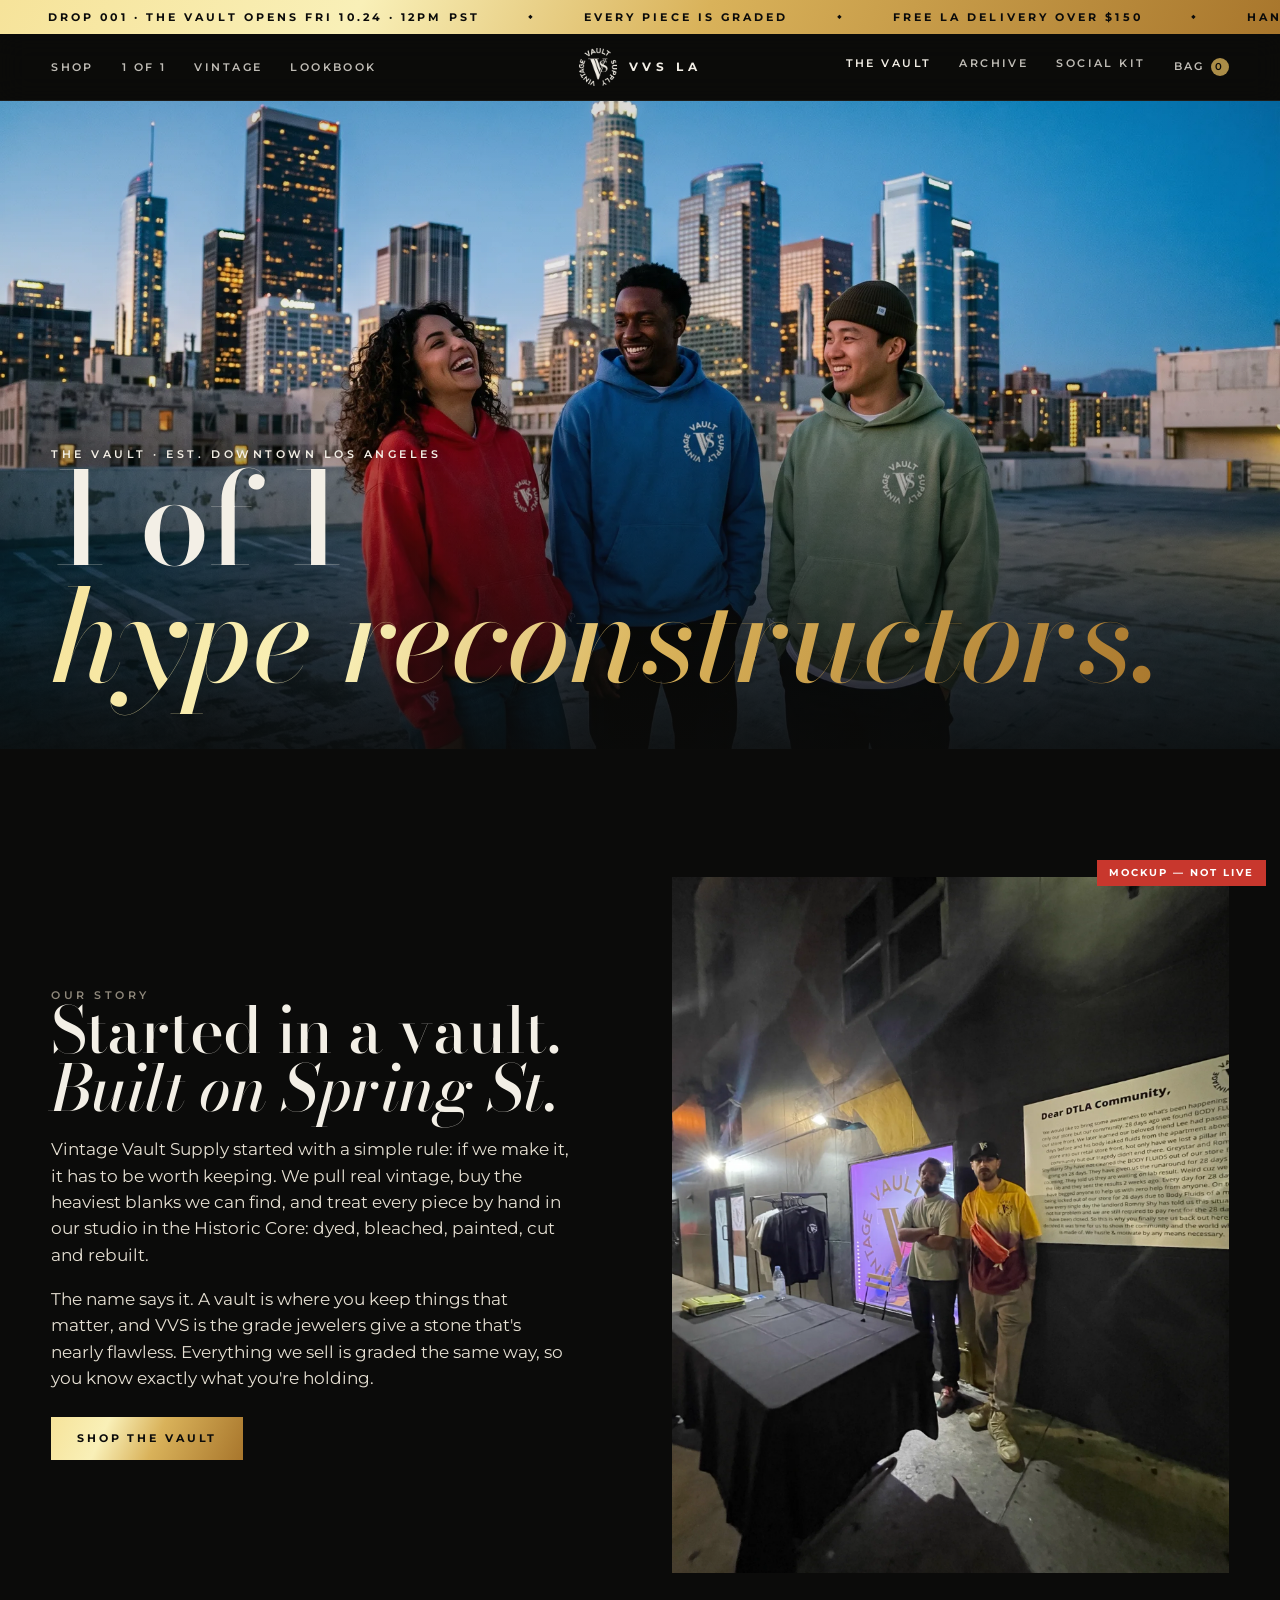
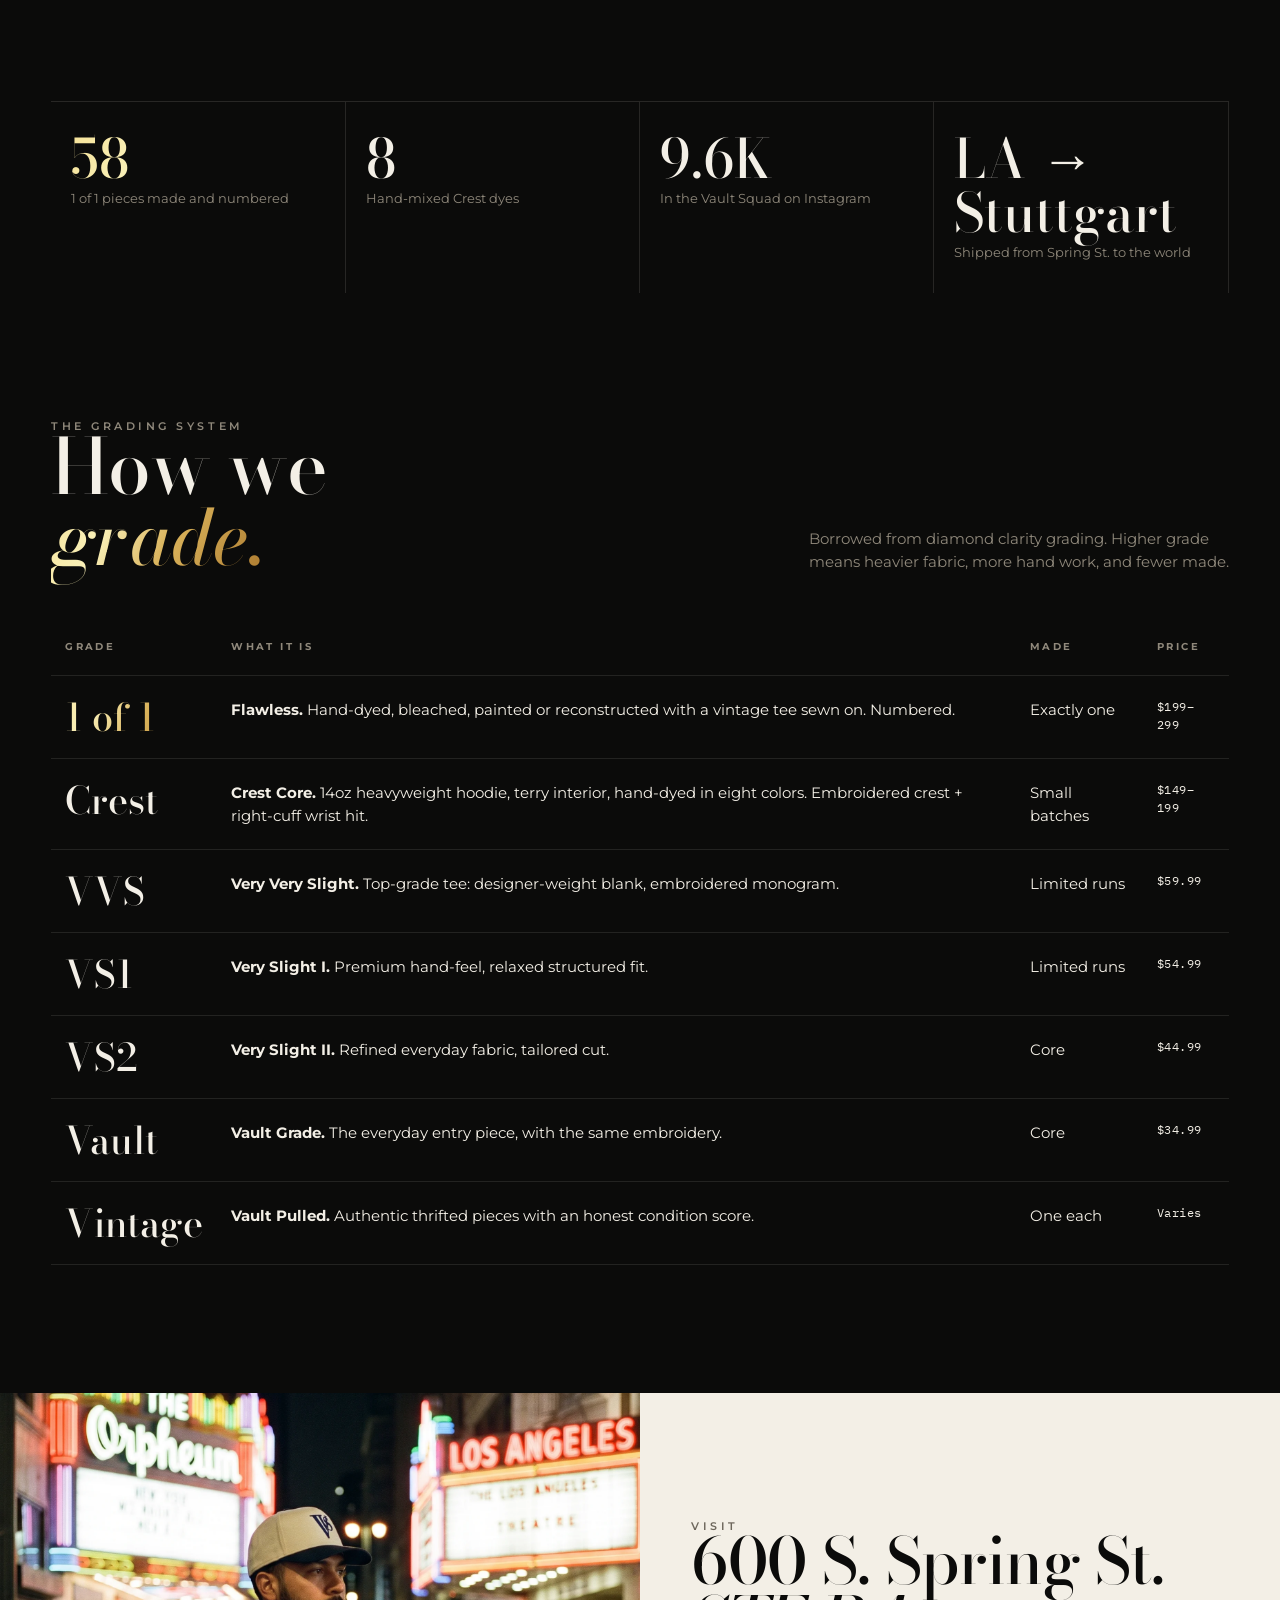
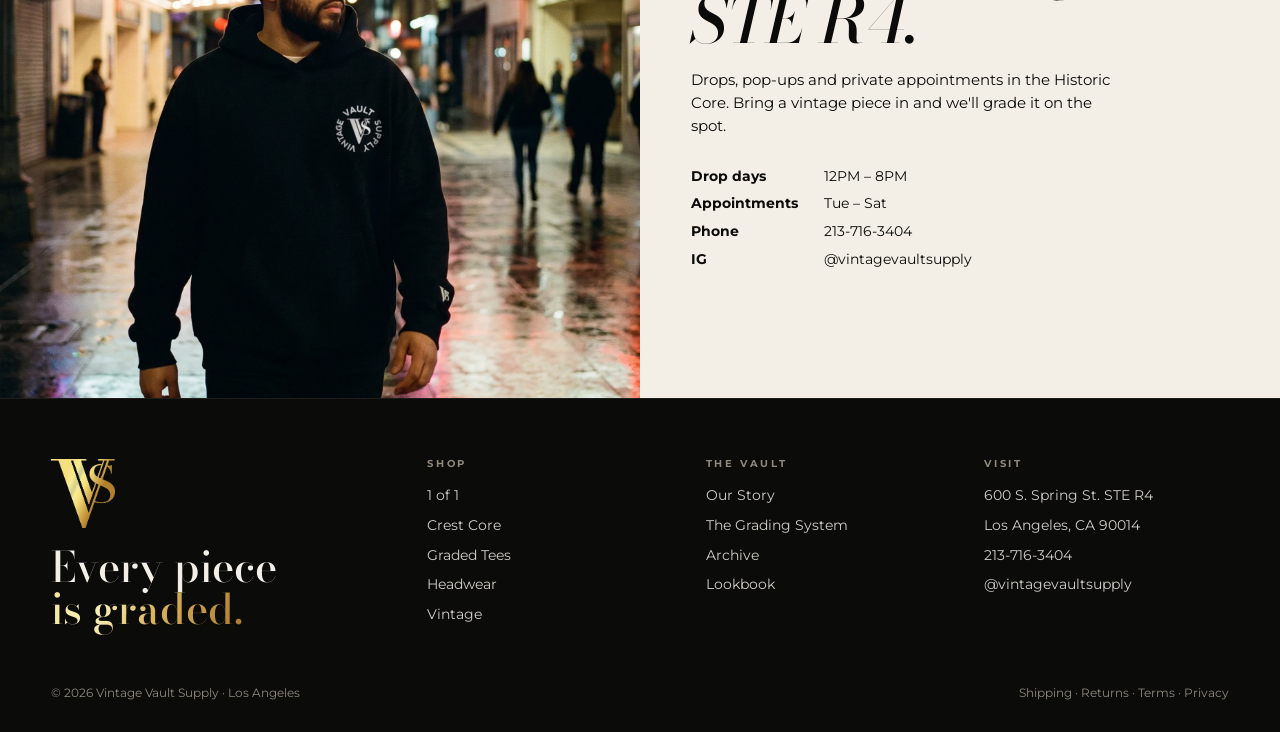
<file: vvs/about.html>
<!doctype html>
<html lang="en">
<head>
<meta charset="utf-8">
<meta name="robots" content="noindex,nofollow">
<meta name="viewport" content="width=device-width, initial-scale=1">
<title>The Vault — VVS Los Angeles</title>
<link rel="preconnect" href="https://fonts.googleapis.com"><link rel="preconnect" href="https://fonts.gstatic.com" crossorigin>
<link href="https://fonts.googleapis.com/css2?family=Bodoni+Moda:ital,opsz,wght@0,6..96,400..700;1,6..96,400..700&family=IBM+Plex+Mono:wght@400;500&family=Montserrat:wght@400;500;600;700&display=swap" rel="stylesheet">
<link rel="stylesheet" href="css/vvs.css">
<link rel="icon" href="assets/brand/monogram-gold.png">
<style>
  .story { display: grid; grid-template-columns: 1fr 1fr; gap: clamp(28px, 5vw, 90px); align-items: center; }
  .story img { width: 100%; aspect-ratio: 4/5; object-fit: cover; }
  .story p { color: var(--bone-2); font-size: 17px; margin-top: 18px; max-width: 520px; }
  .stats { display: grid; grid-template-columns: repeat(4, 1fr); border-top: 1px solid rgba(243,239,230,.12); }
  .stats div { padding: 30px 20px; border-right: 1px solid rgba(243,239,230,.12); }
  .stats b { display: block; font: 500 54px/1 var(--serif); }
  .stats span { color: var(--stone); font-size: 13px; }
  .gradetable { width: 100%; border-collapse: collapse; }
  .gradetable td, .gradetable th { padding: 22px 14px; border-bottom: 1px solid rgba(243,239,230,.1); text-align: left; vertical-align: top; }
  .gradetable th { font: 700 10px var(--sans); letter-spacing: .24em; text-transform: uppercase; color: var(--stone); }
  .gradetable .g { font: 500 38px/1 var(--serif); white-space: nowrap; }
  @media (max-width: 860px) { .story { grid-template-columns: 1fr; } .stats { grid-template-columns: repeat(2, 1fr); } .gradetable .hide-m { display: none; } }
</style>
</head>
<body>
<div id="site-header"></div>

<section class="hero" style="height:clamp(520px,72vh,820px)">
  <img src="assets/look/02-rooftop-trio.webp" alt="VVS crest hoodies on the DTLA skyline">
  <div class="hero__content"><div>
    <div class="eyebrow">The Vault · Est. Downtown Los Angeles</div>
    <h1 class="display">1 of 1<br><em class="gold-text">hype reconstructors.</em></h1>
  </div></div>
</section>

<section class="wrap">
  <div class="story">
    <div class="reveal">
      <div class="eyebrow">Our story</div>
      <h2 class="display" style="font-size:clamp(40px,5vw,78px)">Started in a vault.<br><em>Built on Spring St.</em></h2>
      <p>Vintage Vault Supply started with a simple rule: if we make it, it has to be worth keeping. We pull real vintage, buy the heaviest blanks we can find, and treat every piece by hand in our studio in the Historic Core: dyed, bleached, painted, cut and rebuilt.</p>
      <p>The name says it. A vault is where you keep things that matter, and VVS is the grade jewelers give a stone that's nearly flawless. Everything we sell is graded the same way, so you know exactly what you're holding.</p>
      <div class="btn-row"><a class="btn btn--gold" href="shop.html">Shop the Vault</a></div>
    </div>
    <img class="reveal" src="assets/brand/popup-event.webp" alt="VVS pop-up in Downtown Los Angeles">
  </div>
</section>

<section class="wrap" style="padding-top:0">
  <div class="stats reveal">
    <div><b class="gold-text">58</b><span>1 of 1 pieces made and numbered</span></div>
    <div><b>8</b><span>Hand-mixed Crest dyes</span></div>
    <div><b>9.6K</b><span>In the Vault Squad on Instagram</span></div>
    <div><b>LA → Stuttgart</b><span>Shipped from Spring St. to the world</span></div>
  </div>
</section>

<section class="wrap" id="grades" style="padding-top:0">
  <div class="section-head reveal">
    <div><div class="eyebrow">The grading system</div><h2 class="display">How we<br><em class="gold-text">grade.</em></h2></div>
    <p>Borrowed from diamond clarity grading. Higher grade means heavier fabric, more hand work, and fewer made.</p>
  </div>
  <table class="gradetable reveal">
    <tr><th>Grade</th><th>What it is</th><th class="hide-m">Made</th><th>Price</th></tr>
    <tr><td class="g gold-text">1 of 1</td><td><b>Flawless.</b> Hand-dyed, bleached, painted or reconstructed with a vintage tee sewn on. Numbered.</td><td class="hide-m">Exactly one</td><td class="mono">$199–299</td></tr>
    <tr><td class="g">Crest</td><td><b>Crest Core.</b> 14oz heavyweight hoodie, terry interior, hand-dyed in eight colors. Embroidered crest + right-cuff wrist hit.</td><td class="hide-m">Small batches</td><td class="mono">$149–199</td></tr>
    <tr><td class="g">VVS</td><td><b>Very Very Slight.</b> Top-grade tee: designer-weight blank, embroidered monogram.</td><td class="hide-m">Limited runs</td><td class="mono">$59.99</td></tr>
    <tr><td class="g">VS1</td><td><b>Very Slight I.</b> Premium hand-feel, relaxed structured fit.</td><td class="hide-m">Limited runs</td><td class="mono">$54.99</td></tr>
    <tr><td class="g">VS2</td><td><b>Very Slight II.</b> Refined everyday fabric, tailored cut.</td><td class="hide-m">Core</td><td class="mono">$44.99</td></tr>
    <tr><td class="g">Vault</td><td><b>Vault Grade.</b> The everyday entry piece, with the same embroidery.</td><td class="hide-m">Core</td><td class="mono">$34.99</td></tr>
    <tr><td class="g">Vintage</td><td><b>Vault Pulled.</b> Authentic thrifted pieces with an honest condition score.</td><td class="hide-m">One each</td><td class="mono">Varies</td></tr>
  </table>
</section>

<section class="store" id="visit">
  <div><img src="assets/look/03-broadway-black.webp" alt="Broadway at night"></div>
  <div class="wrap">
    <div class="eyebrow">Visit</div>
    <h2 class="display">600 S. Spring St.<br><em>STE R4.</em></h2>
    <p style="margin-top:18px;max-width:420px">Drops, pop-ups and private appointments in the Historic Core. Bring a vintage piece in and we'll grade it on the spot.</p>
    <div class="hours"><b>Drop days</b><span>12PM – 8PM</span><b>Appointments</b><span>Tue – Sat</span><b>Phone</b><span>213-716-3404</span><b>IG</b><span>@vintagevaultsupply</span></div>
  </div>
</section>

<div id="site-footer"></div>
<script src="js/catalog.js"></script>
<script src="js/site.js"></script>
</body>
</html>
</file>
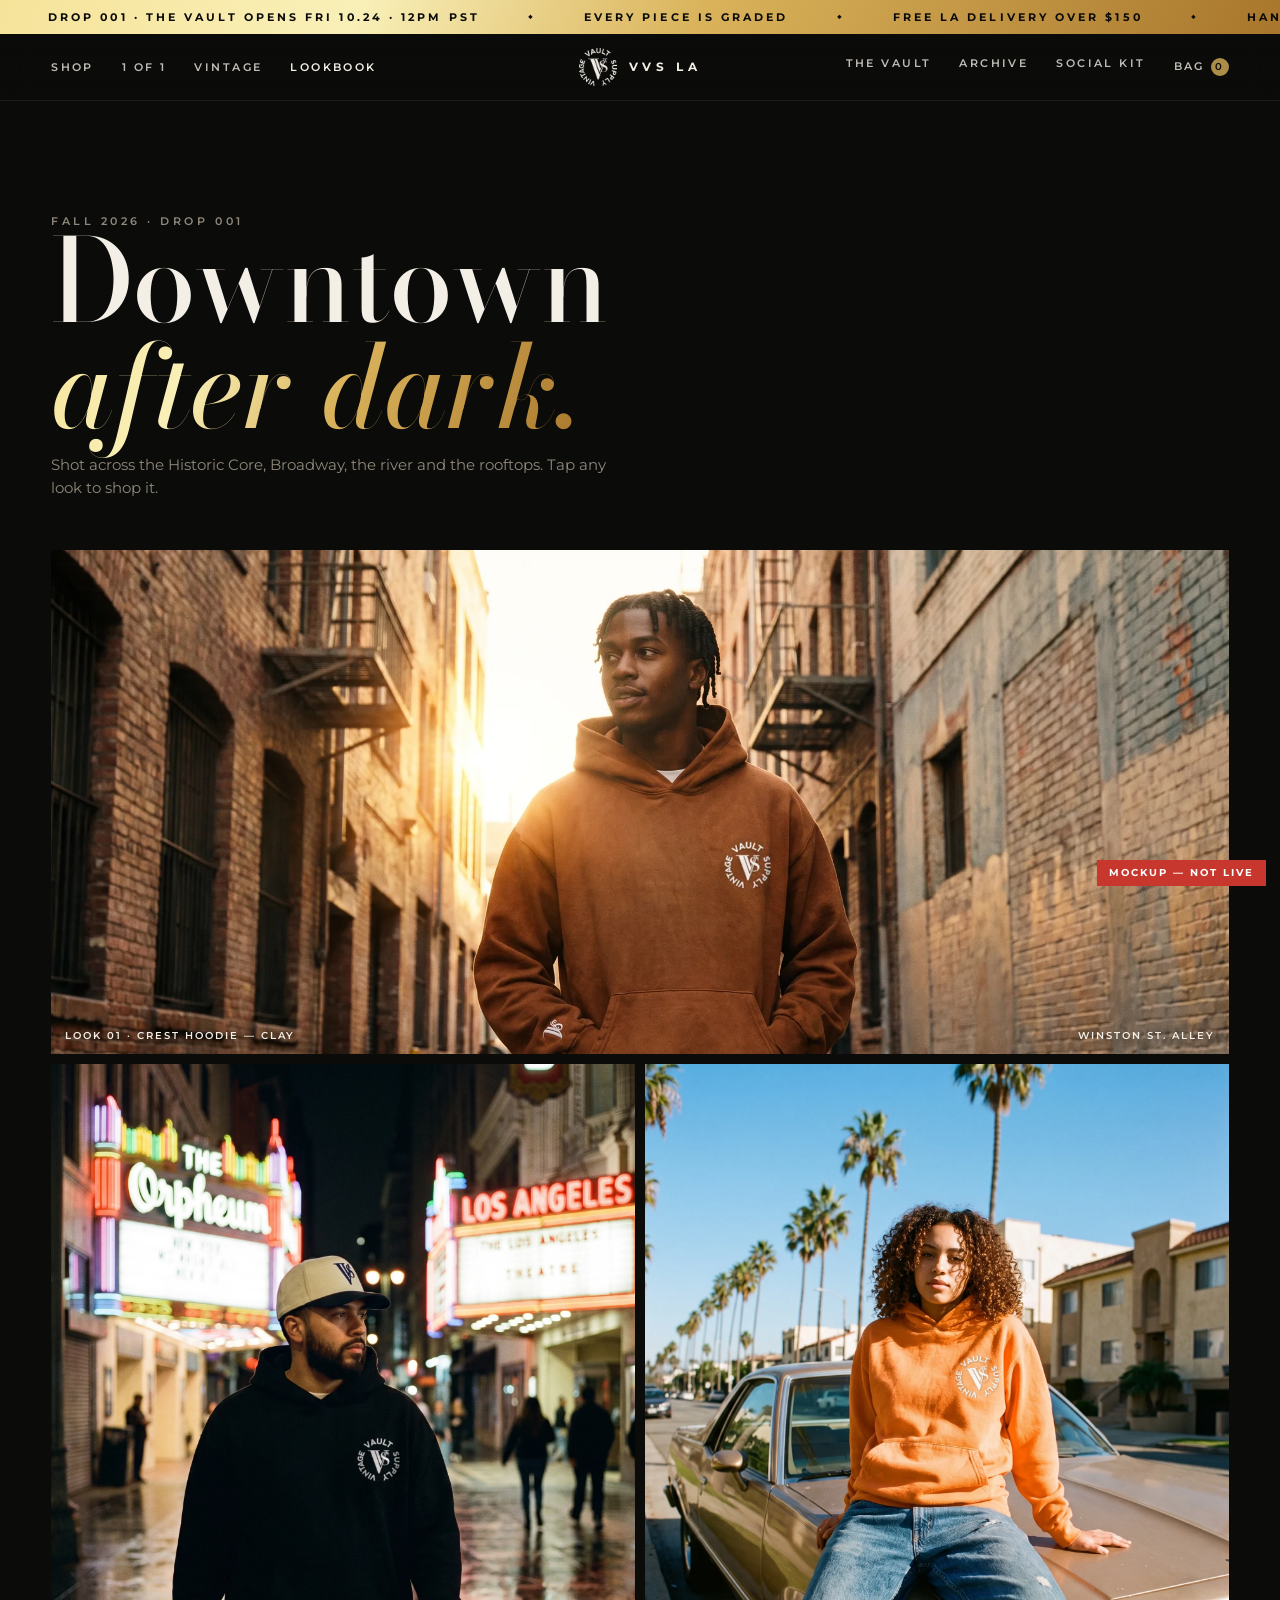
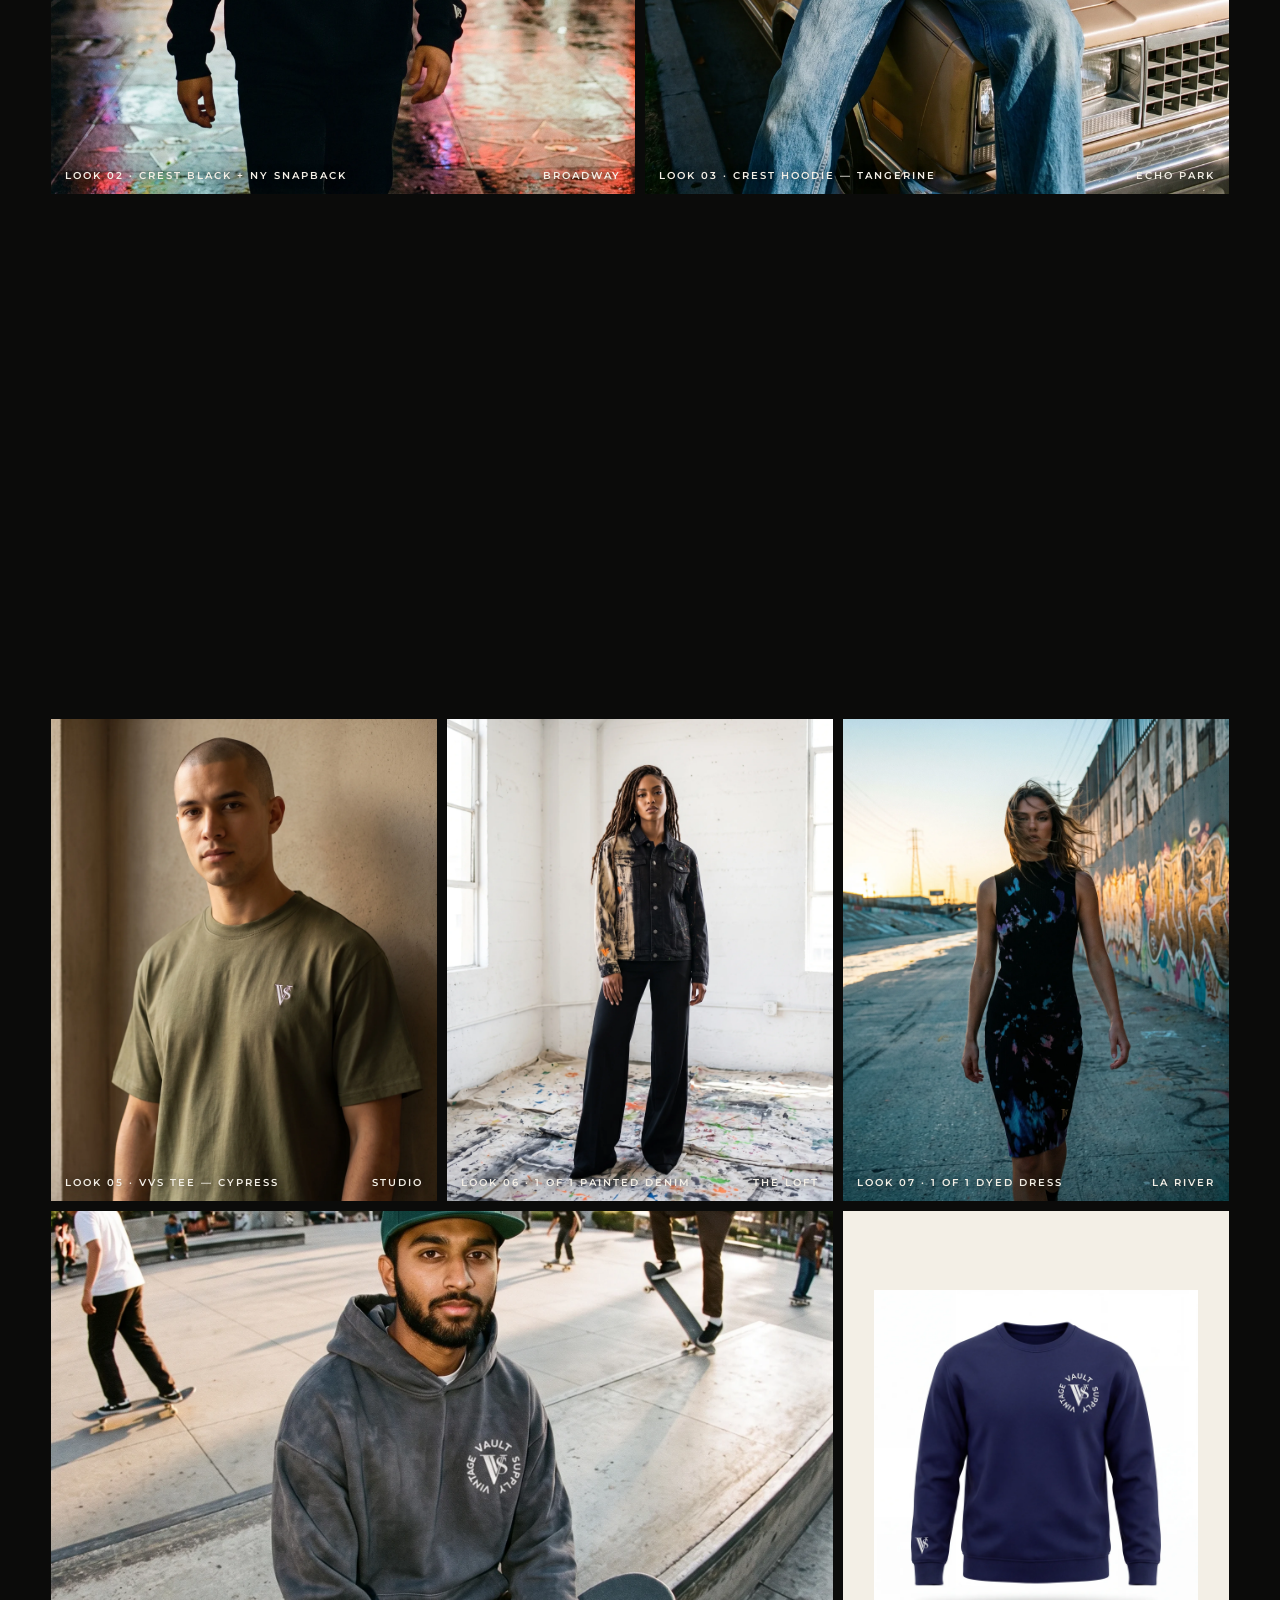
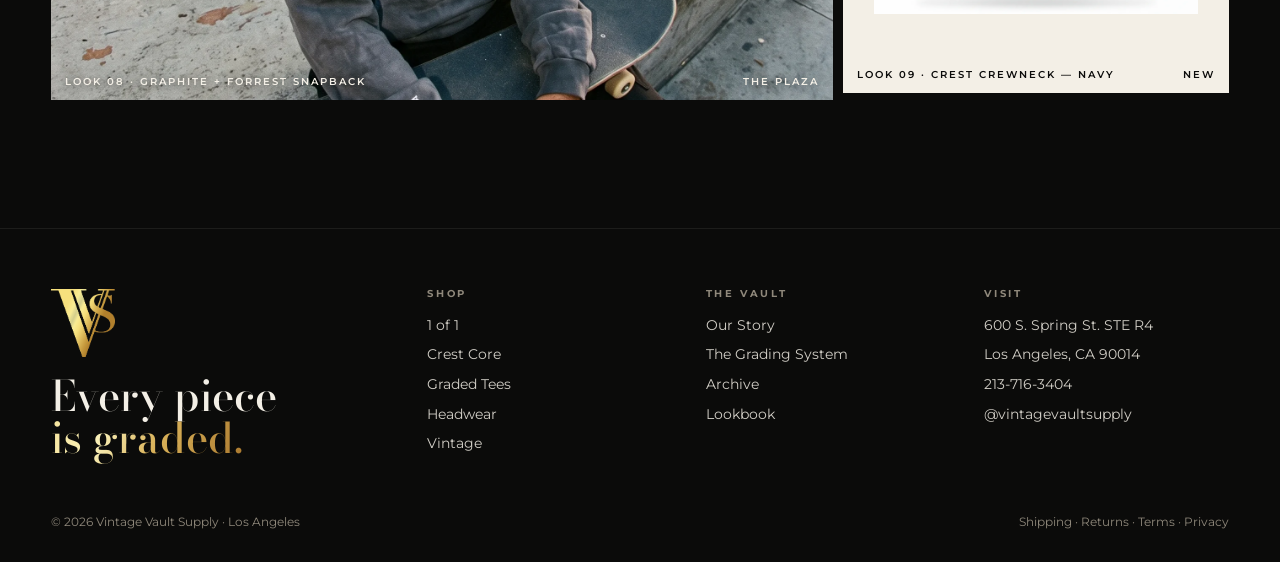
<file: vvs/lookbook.html>
<!doctype html>
<html lang="en">
<head>
<meta charset="utf-8">
<meta name="robots" content="noindex,nofollow">
<meta name="viewport" content="width=device-width, initial-scale=1">
<title>Lookbook — VVS Los Angeles</title>
<link rel="preconnect" href="https://fonts.googleapis.com"><link rel="preconnect" href="https://fonts.gstatic.com" crossorigin>
<link href="https://fonts.googleapis.com/css2?family=Bodoni+Moda:ital,opsz,wght@0,6..96,400..700;1,6..96,400..700&family=IBM+Plex+Mono:wght@400;500&family=Montserrat:wght@400;500;600;700&display=swap" rel="stylesheet">
<link rel="stylesheet" href="css/vvs.css">
<link rel="icon" href="assets/brand/monogram-gold.png">
</head>
<body>
<div id="site-header"></div>

<section class="page-hero">
  <div class="eyebrow">Fall 2026 · Drop 001</div>
  <h1 class="display">Downtown<br><em class="gold-text">after dark.</em></h1>
  <p style="color:var(--stone);max-width:560px;margin-top:14px">Shot across the Historic Core, Broadway, the river and the rooftops. Tap any look to shop it.</p>
</section>

<section class="wrap" style="padding-top:20px">
  <div class="look">
    <figure class="w12 reveal"><a href="product.html?p=vvs-crest-core-14oz-dyed-hoodie"><video autoplay muted loop playsinline poster="assets/look/01-alley-rust.webp"><source src="assets/video/hero-alley.mp4" type="video/mp4"></video></a><figcaption><span>Look 01 · Crest Hoodie — Clay</span><span>Winston St. Alley</span></figcaption></figure>
    <figure class="w6 reveal"><a href="product.html?p=vvs-crest-core-black-14oz-hoodie"><video autoplay muted loop playsinline poster="assets/look/03-broadway-black.webp"><source src="assets/video/broadway-black.mp4" type="video/mp4"></video></a><figcaption><span>Look 02 · Crest Black + NY Snapback</span><span>Broadway</span></figcaption></figure>
    <figure class="w6 reveal"><a href="product.html?p=vvs-crest-core-dyed-hoodie"><img src="assets/look/04-palms-orange.webp" alt="Tangerine crest hoodie on model"></a><figcaption><span>Look 03 · Crest Hoodie — Tangerine</span><span>Echo Park</span></figcaption></figure>
    <figure class="w12 reveal"><a href="shop.html?g=crest"><img src="assets/look/02-rooftop-trio.webp" alt="Three crest hoodies on models"></a><figcaption><span>Look 04 · Coral · Sky Blue · Pistachio</span><span>Rooftop, 5th & Spring</span></figcaption></figure>
    <figure class="w4 reveal"><a href="product.html?p=vvs-tee-cypress"><video autoplay muted loop playsinline poster="assets/look/05-studio-cypress-tee.webp"><source src="assets/video/studio-tee.mp4" type="video/mp4"></video></a><figcaption><span>Look 05 · VVS Tee — Cypress</span><span>Studio</span></figcaption></figure>
    <figure class="w4 reveal"><a href="product.html?p=vvs-1-of-1-painted-jean-jacket"><video autoplay muted loop playsinline poster="assets/look/06-loft-painted-jacket.webp"><source src="assets/video/loft-jacket.mp4" type="video/mp4"></video></a><figcaption><span>Look 06 · 1 of 1 Painted Denim</span><span>The Loft</span></figcaption></figure>
    <figure class="w4 reveal"><a href="product.html?p=vvs-1-of-1-black-dyed-dress"><video autoplay muted loop playsinline poster="assets/look/07-river-dress.webp"><source src="assets/video/river-dress.mp4" type="video/mp4"></video></a><figcaption><span>Look 07 · 1 of 1 Dyed Dress</span><span>LA River</span></figcaption></figure>
    <figure class="w8 reveal"><a href="product.html?p=vvs-crest-core-dyed-hoodie-5"><video autoplay muted loop playsinline poster="assets/look/08-skate-charcoal.webp"><source src="assets/video/skate-charcoal.mp4" type="video/mp4"></video></a><figcaption><span>Look 08 · Graphite + Forrest Snapback</span><span>The Plaza</span></figcaption></figure>
    <figure class="w4 reveal"><a href="product.html?p=crest-crewneck-navy"><img src="assets/products/navy-crewneck-ghost.webp" alt="Navy crest crewneck" style="object-fit:contain;background:var(--bone);padding:8%"></a><figcaption style="color:var(--ink);text-shadow:none"><span>Look 09 · Crest Crewneck — Navy</span><span>New</span></figcaption></figure>
  </div>
</section>

<div id="site-footer"></div>
<script src="js/catalog.js"></script>
<script src="js/site.js"></script>
</body>
</html>
</file>
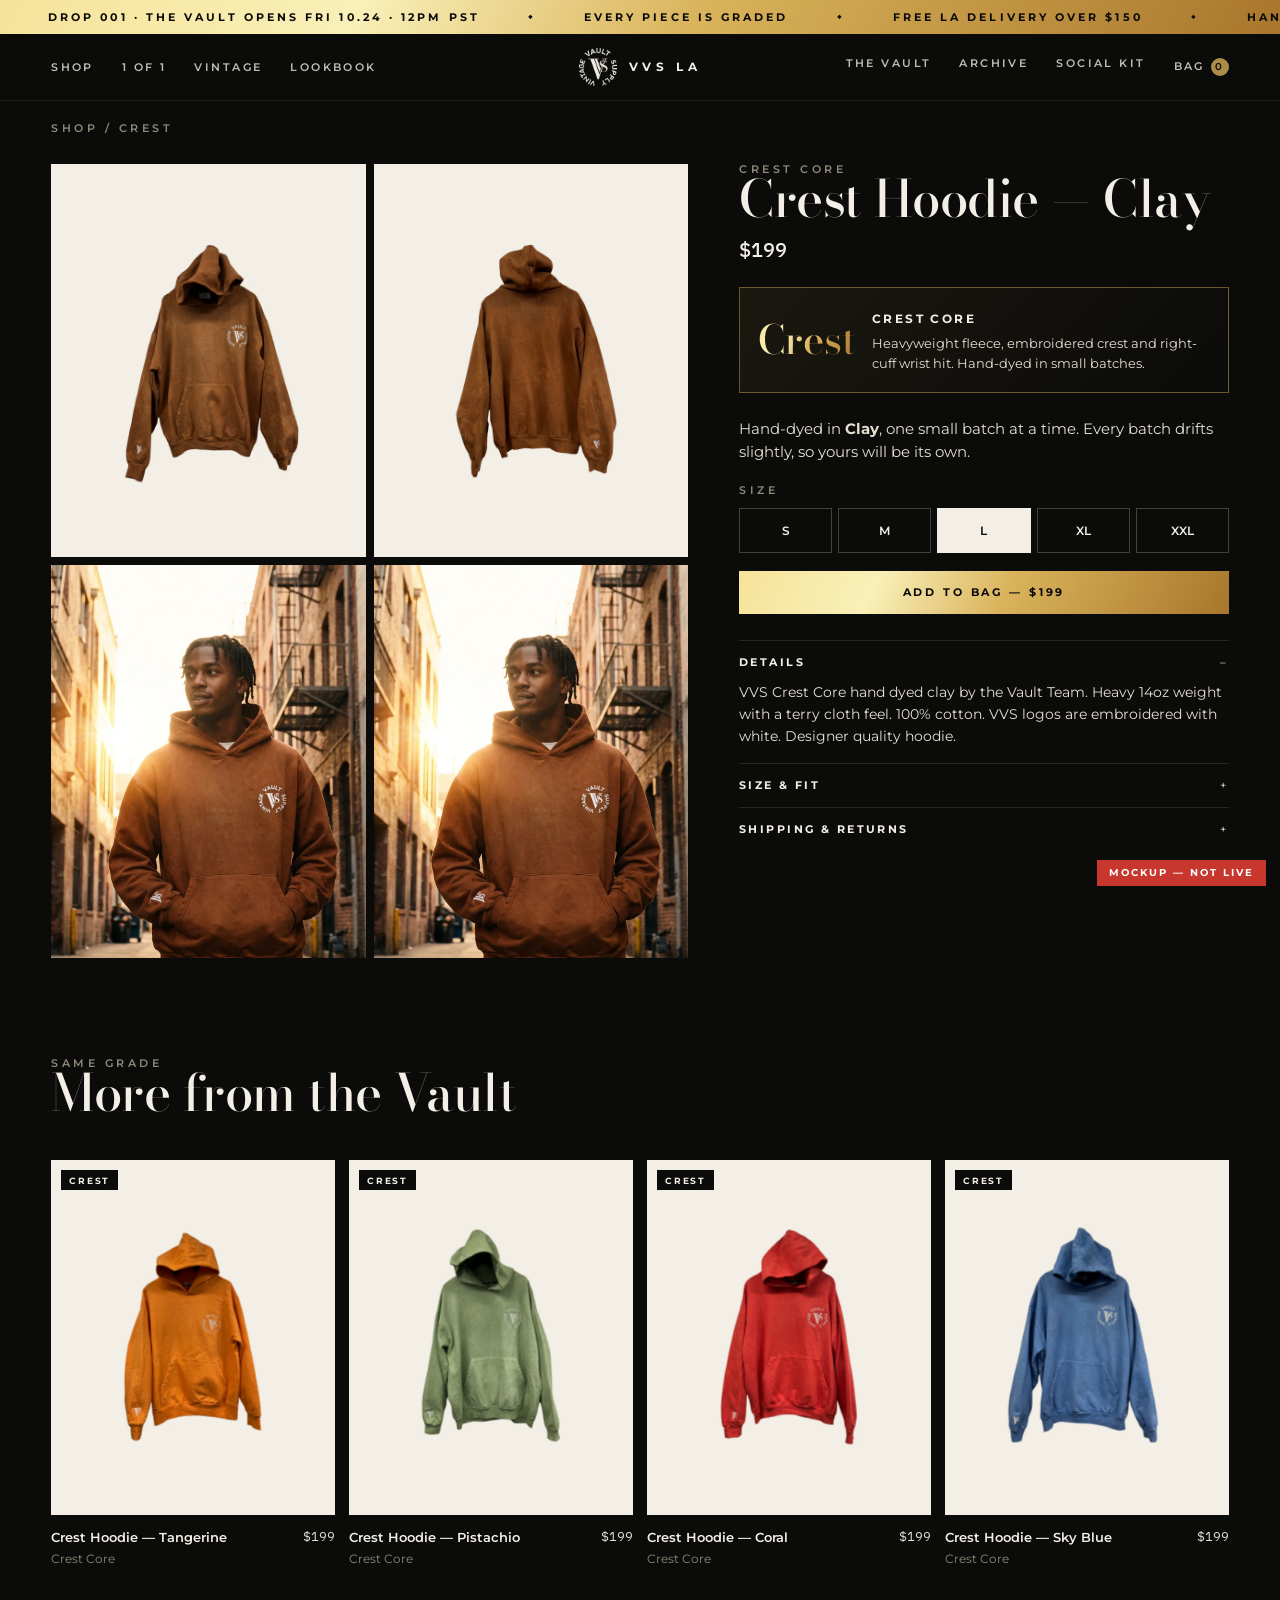
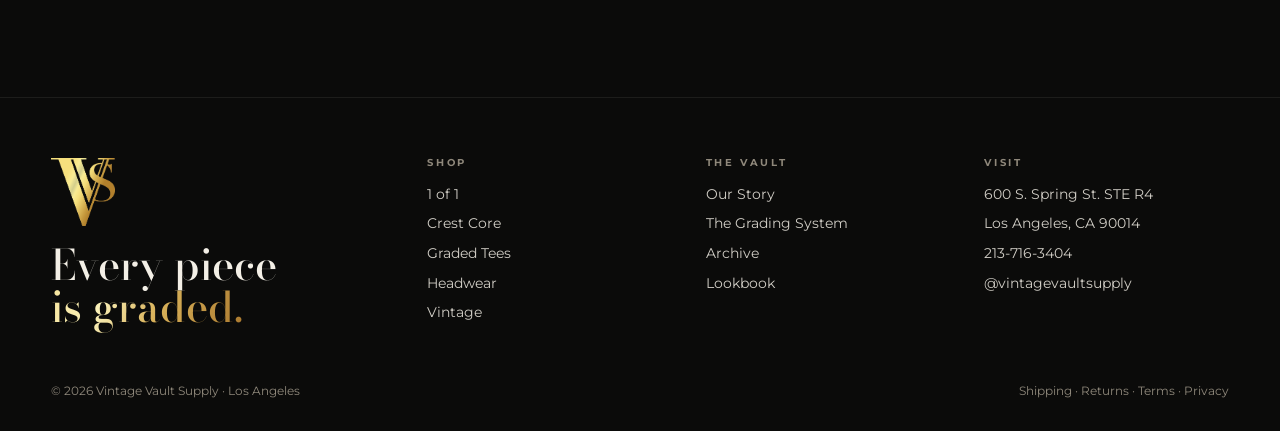
<file: vvs/product.html>
<!doctype html>
<html lang="en">
<head>
<meta charset="utf-8">
<meta name="robots" content="noindex,nofollow">
<meta name="viewport" content="width=device-width, initial-scale=1">
<title>Product — VVS Los Angeles</title>
<link rel="preconnect" href="https://fonts.googleapis.com"><link rel="preconnect" href="https://fonts.gstatic.com" crossorigin>
<link href="https://fonts.googleapis.com/css2?family=Bodoni+Moda:ital,opsz,wght@0,6..96,400..700;1,6..96,400..700&family=IBM+Plex+Mono:wght@400;500&family=Montserrat:wght@400;500;600;700&display=swap" rel="stylesheet">
<link rel="stylesheet" href="css/vvs.css">
<link rel="icon" href="assets/brand/monogram-gold.png">
</head>
<body>
<div id="site-header"></div>
<div class="eyebrow" style="padding:22px var(--gutter) 0" id="crumbs"></div>
<main class="pdp" id="pdp"></main>
<section class="wrap" style="padding-top:20px">
  <div class="section-head"><div><div class="eyebrow">Same grade</div><h2 class="display" style="font-size:clamp(34px,4vw,60px)">More from the Vault</h2></div></div>
  <div class="grid" id="more"></div>
</section>
<div id="site-footer"></div>

<script src="js/catalog.js"></script>
<script src="js/site.js"></script>
<script>
document.addEventListener('DOMContentLoaded', () => {
  const { C, GRADES, DYES, card, money, img, displayTitle, revealOnScroll } = VVS;
  const h = new URLSearchParams(location.search).get('p') || 'vvs-crest-core-14oz-dyed-hoodie';
  const p = C.find(x => x.handle === h) || C[0];
  const g = GRADES[p.grade];
  document.title = displayTitle(p) + ' — VVS Los Angeles';

  const LOOK = {
    'vvs-crest-core-14oz-dyed-hoodie': ['01-alley-rust', 'hero-alley'],
    'vvs-crest-core-dyed-hoodie': ['04-palms-orange', 'palms-orange'],
    'vvs-crest-core-dyed-hoodie-1': ['02-rooftop-trio', 'rooftop-trio'],
    'vvs-crest-core-dyed-hoodie-2': ['02-rooftop-trio', 'rooftop-trio'],
    'vvs-crest-core-dyed-hoodie-3': ['02-rooftop-trio', 'rooftop-trio'],
    'vvs-crest-core-black-14oz-hoodie': ['03-broadway-black', 'broadway-black'],
    'vvs-crest-core-dyed-hoodie-5': ['08-skate-charcoal', 'skate-charcoal'],
    'vvs-tee-cypress': ['05-studio-cypress-tee', 'studio-tee'],
    'vvs-1-of-1-painted-jean-jacket': ['06-loft-painted-jacket', 'loft-jacket'],
    'vvs-1-of-1-black-dyed-dress': ['07-river-dress', 'river-dress'],
    'vvs-snapback-forrest-green': ['08-skate-charcoal', 'skate-charcoal'],
    'vvs-vintage-ny-snapback': ['03-broadway-black', 'broadway-black'],
  };
  const look = LOOK[p.handle];
  const REAL = { 'crest-crewneck-navy': ['real-0023-portrait', 'real-0027-portrait', 'real-0029'] };

  const shots = p.images.map((f, i) => `<div class="shot ${i === 0 && p.images.length % 2 === 1 ? 'full' : ''}"><img src="${img(f)}" alt="${displayTitle(p)} view ${i + 1}"></div>`);
  (REAL[p.handle] || []).forEach((r, i, a) => shots.push(`<div class="shot photo ${i === a.length - 1 && a.length % 2 ? 'full' : ''}"><img src="assets/look/${r}.webp" alt="${displayTitle(p)} on model, shot in the Vault"></div>`));
  if (look) {
    shots.push(`<div class="shot photo"><img src="assets/look/${look[0]}.webp" alt="${displayTitle(p)} on model"></div>`);
    shots.push(`<div class="shot photo"><video autoplay muted loop playsinline poster="assets/look/${look[0]}.webp" style="width:100%;height:100%;object-fit:cover"><source src="assets/video/${look[1]}.mp4" type="video/mp4"></video></div>`);
  }

  const isTop = /hoodie|crewneck|jacket|tee|shirt|dress|jersey/i.test(p.title) || ['crest', 'vvs', 'vs1', 'vs2', 'vault'].includes(p.grade);
  const sizes = p.sizes.length ? p.sizes : ['One size'];
  const hoodie = /hoodie|crewneck/i.test(p.title) || p.grade === 'crest';
  const rows = hoodie
    ? [['S', 23, 27, 22], ['M', 24, 28, 23], ['L', 25.5, 29, 24], ['XL', 27, 30, 25], ['XXL', 28.5, 31, 26]]
    : [['S', 20, 28, 8], ['M', 21.5, 29, 8.5], ['L', 23, 30, 9], ['XL', 24.5, 31, 9.5]];
  const measure = `<table class="measure"><tr><th>Size</th><th>Pit to pit</th><th>Length</th><th>${hoodie ? 'Sleeve' : 'Sleeve'}</th></tr>${rows.map(r => `<tr><td>${r[0]}</td><td>${r[1]}"</td><td>${r[2]}"</td><td>${r[3]}"</td></tr>`).join('')}</table><p style="margin-top:8px;color:var(--stone);font-size:12px">Sample measurements for the mockup. Replace with real garment specs before launch.</p>`;

  const dye = DYES[p.handle];
  const story = p.grade === 'oneofone'
    ? `This piece is <b>No. ${p.no}</b>. It was ${/bleach/i.test(p.title) ? 'hand-bleached' : /paint/i.test(p.title) ? 'hand-painted' : 'hand-dyed'} in the Vault and will never be made again. Once it sells, it moves to the Archive with its number.`
    : p.grade === 'vintage'
      ? `Pulled by hand and condition-graded by the Vault team. Real age is part of the piece, and we describe it honestly below.`
      : dye ? `Hand-dyed in <b>${dye[0]}</b>, one small batch at a time. Every batch drifts slightly, so yours will be its own.` : '';

  document.getElementById('crumbs').innerHTML = `<a href="shop.html">Shop</a> / <a href="shop.html?g=${p.grade}">${g.short}</a>`;
  document.getElementById('pdp').innerHTML = `
    <div class="pdp__gallery">${shots.join('')}</div>
    <div class="pdp__info">
      <div class="eyebrow">${p.grade === 'oneofone' ? '1 of 1 · No. ' + p.no : g.name}</div>
      <h1 class="display">${displayTitle(p)}</h1>
      <div class="price">${money(p.price)}</div>
      <div class="grade-card"><div class="g gold-text">${g.short}</div><div><b style="font-size:12px;letter-spacing:.2em;text-transform:uppercase">${g.name}</b><div style="color:var(--bone-2);font-size:13px;margin-top:4px">${g.desc}</div></div></div>
      ${story ? `<p style="color:var(--bone-2);margin-bottom:22px">${story}</p>` : ''}
      <div class="eyebrow">Size</div>
      <div class="sizes" id="sizes">${sizes.map((s, i) => `<button aria-pressed="${i === Math.min(2, sizes.length - 1)}">${s.replace('X Large', 'XL').replace('XX Large', 'XXL').replace('Large', 'L').replace('Medium', 'M').replace('Small', 'S')}</button>`).join('')}</div>
      ${p.live
        ? `<button class="btn btn--gold add" onclick="this.textContent='Added to bag';document.querySelector('.cart-count').textContent=1">Add to bag — ${money(p.price)}</button>`
        : `<button class="btn add" disabled style="opacity:.6">Archived — sold</button><p style="margin-top:10px;color:var(--stone);font-size:13px">This piece has left the Vault. Join the list for the next drop.</p>`}
      <div class="accordion" style="margin-top:26px">
        <details open><summary>Details</summary><div class="body">${p.body || 'Details coming soon.'}</div></details>
        ${isTop ? `<details><summary>Size &amp; fit</summary><div class="body">${measure}</div></details>` : ''}
        ${p.grade === 'vintage' ? `<details open><summary>Condition</summary><div class="body"><b>Vault condition: 8/10.</b> Light age consistent with the era, no holes or stains that affect wear. Photographed as-is.</div></details>` : ''}
        <details><summary>Shipping &amp; returns</summary><div class="body">Ships from Downtown LA in 1–2 business days. Free LA delivery over $150. 1 of 1 and vintage pieces are final sale; graded tees and Crest Core can be exchanged within 14 days.</div></details>
      </div>
    </div>`;

  document.querySelectorAll('#sizes button').forEach(b => b.onclick = () =>
    document.querySelectorAll('#sizes button').forEach(x => x.setAttribute('aria-pressed', x === b)));

  const more = C.filter(x => x.grade === p.grade && x.handle !== p.handle && x.live).slice(0, 4);
  const fill = more.length < 4 ? C.filter(x => x.live && x.grade !== p.grade && x.grade !== 'finds').slice(0, 4 - more.length) : [];
  document.getElementById('more').innerHTML = more.concat(fill).map(card).join('');
  revealOnScroll();
});
</script>
</body>
</html>
</file>
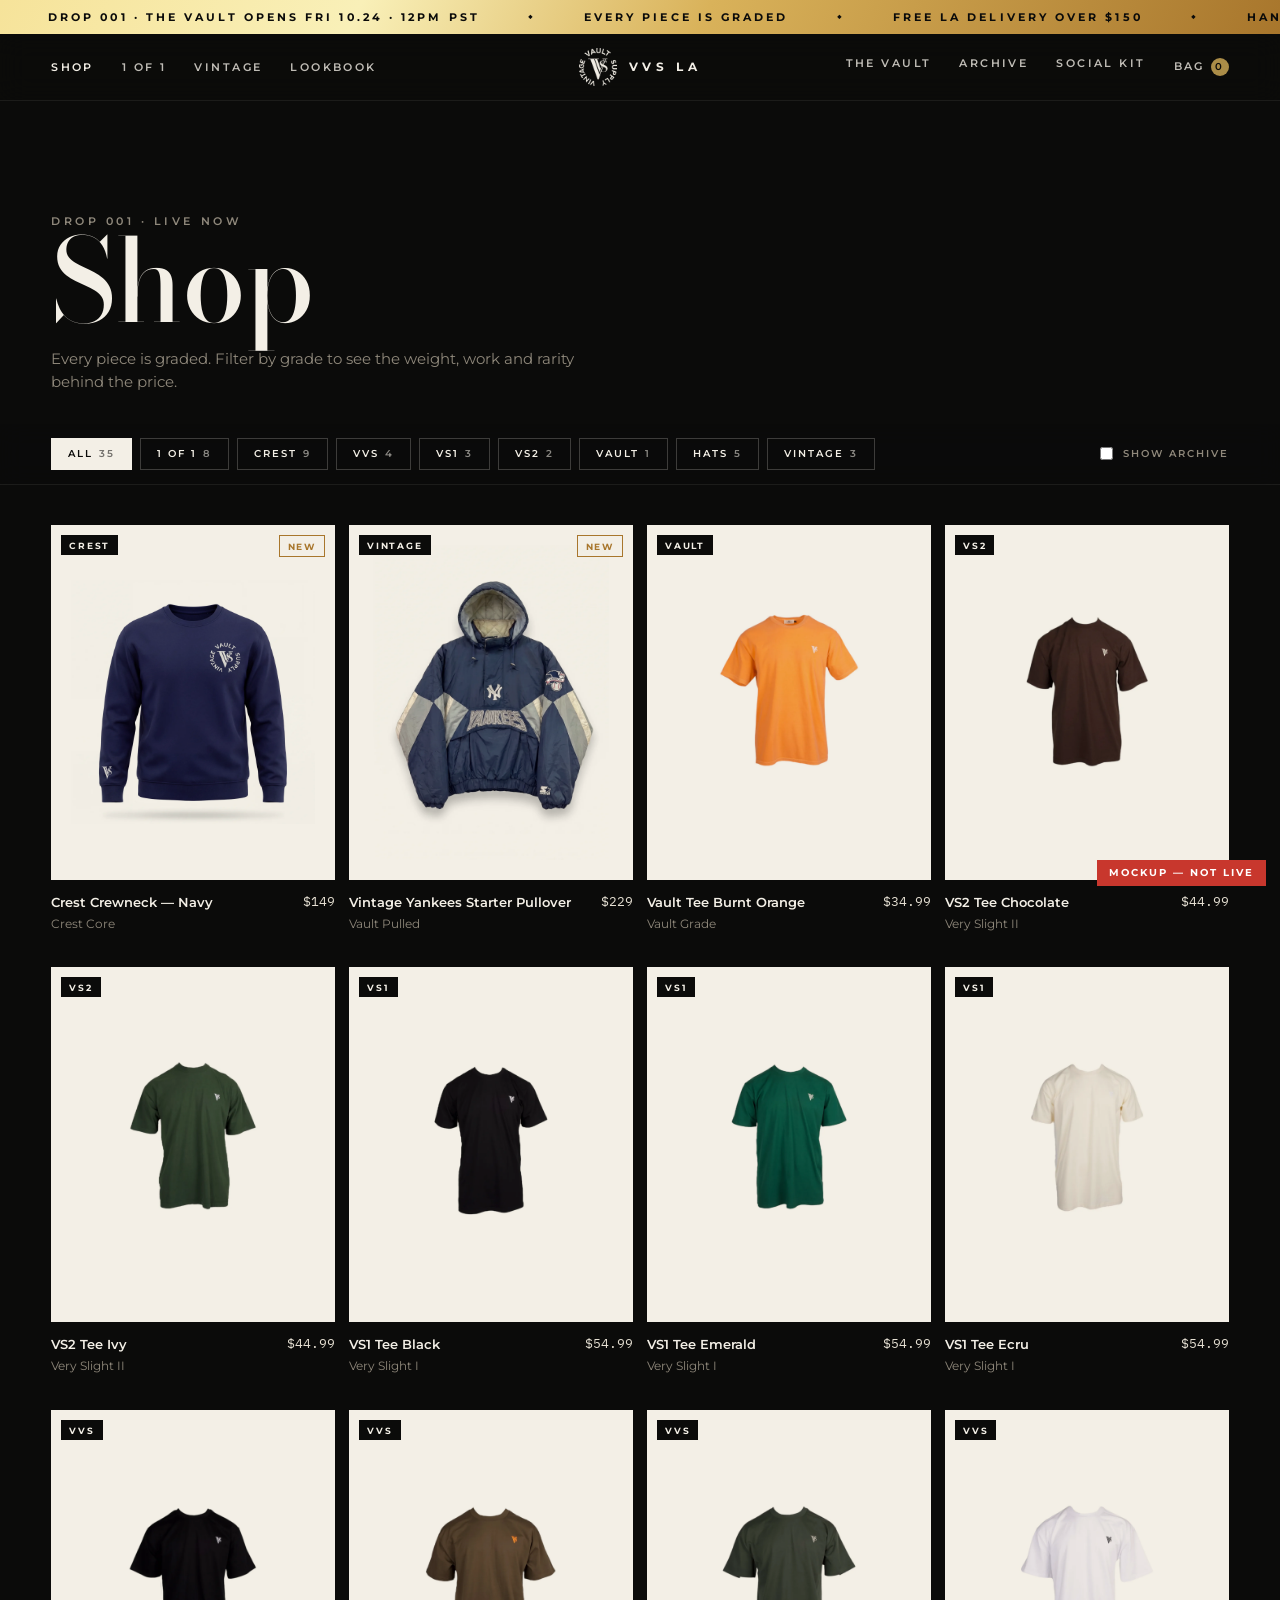
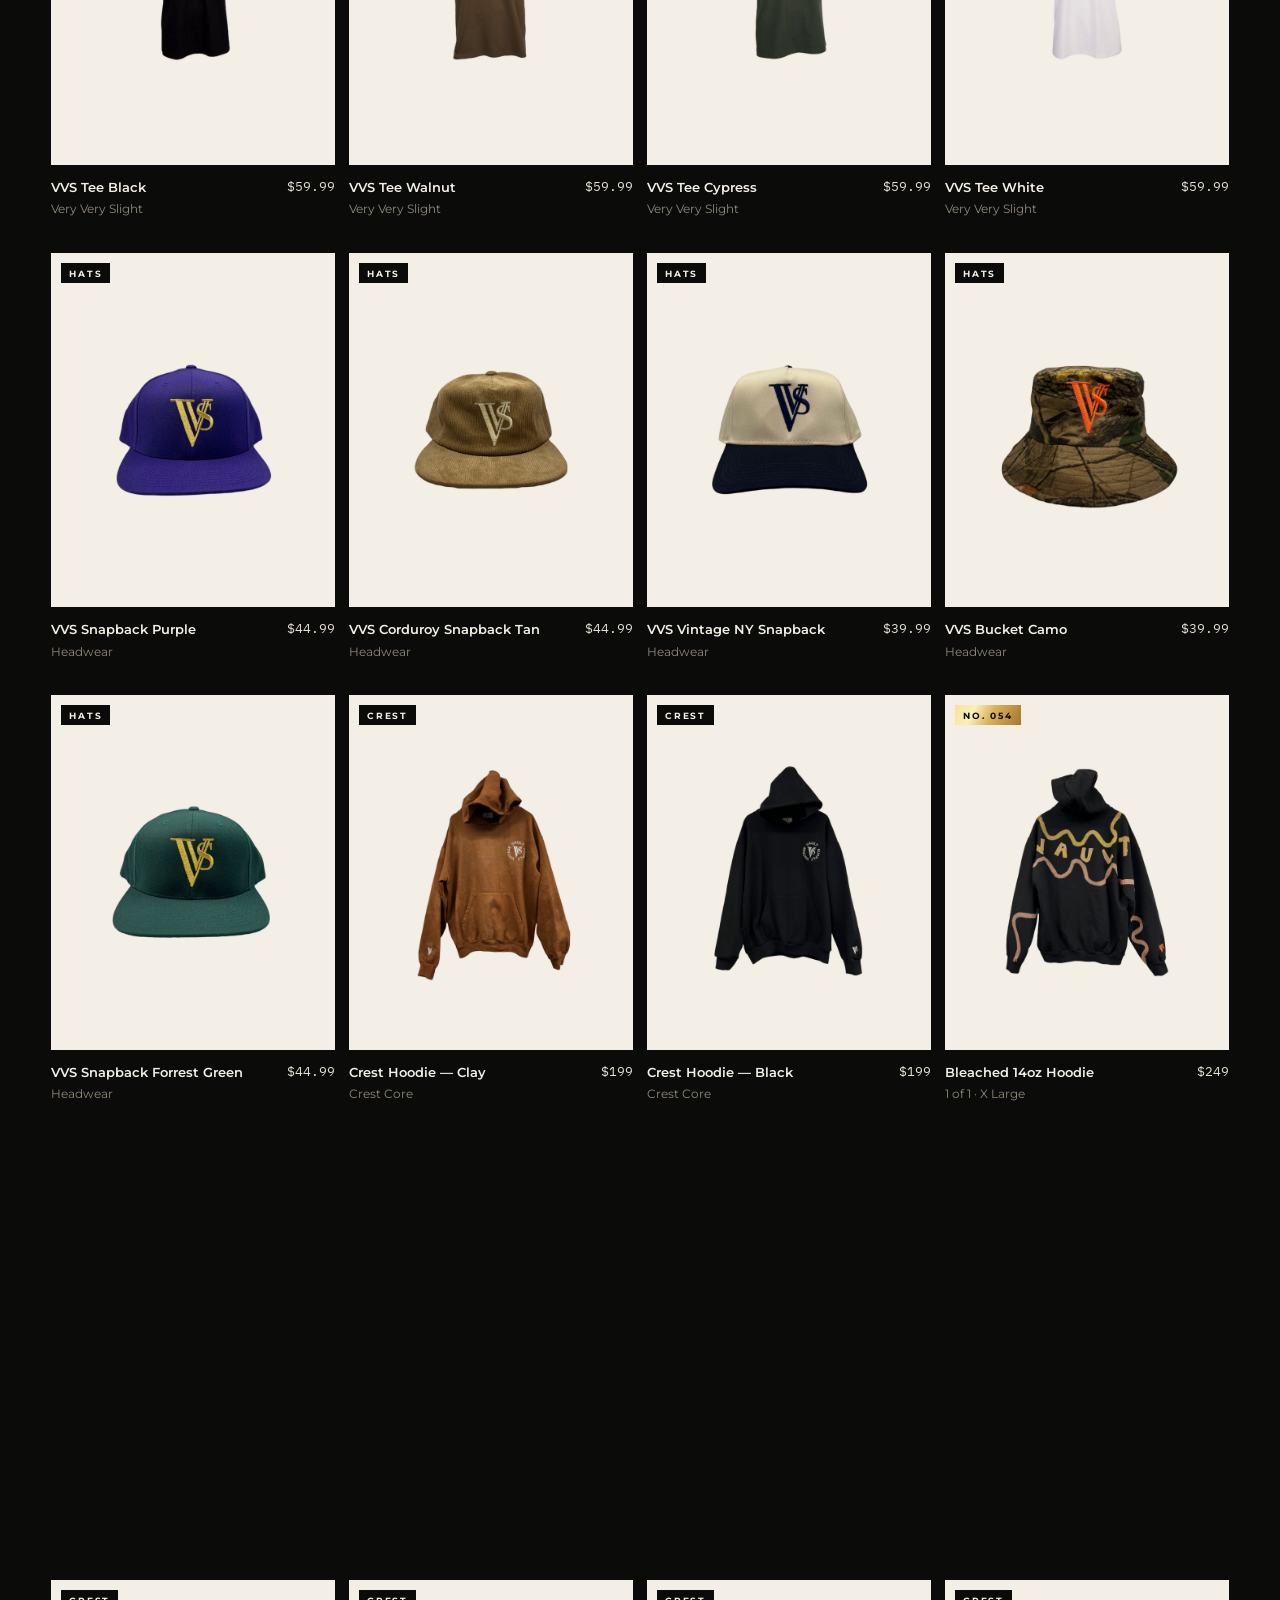
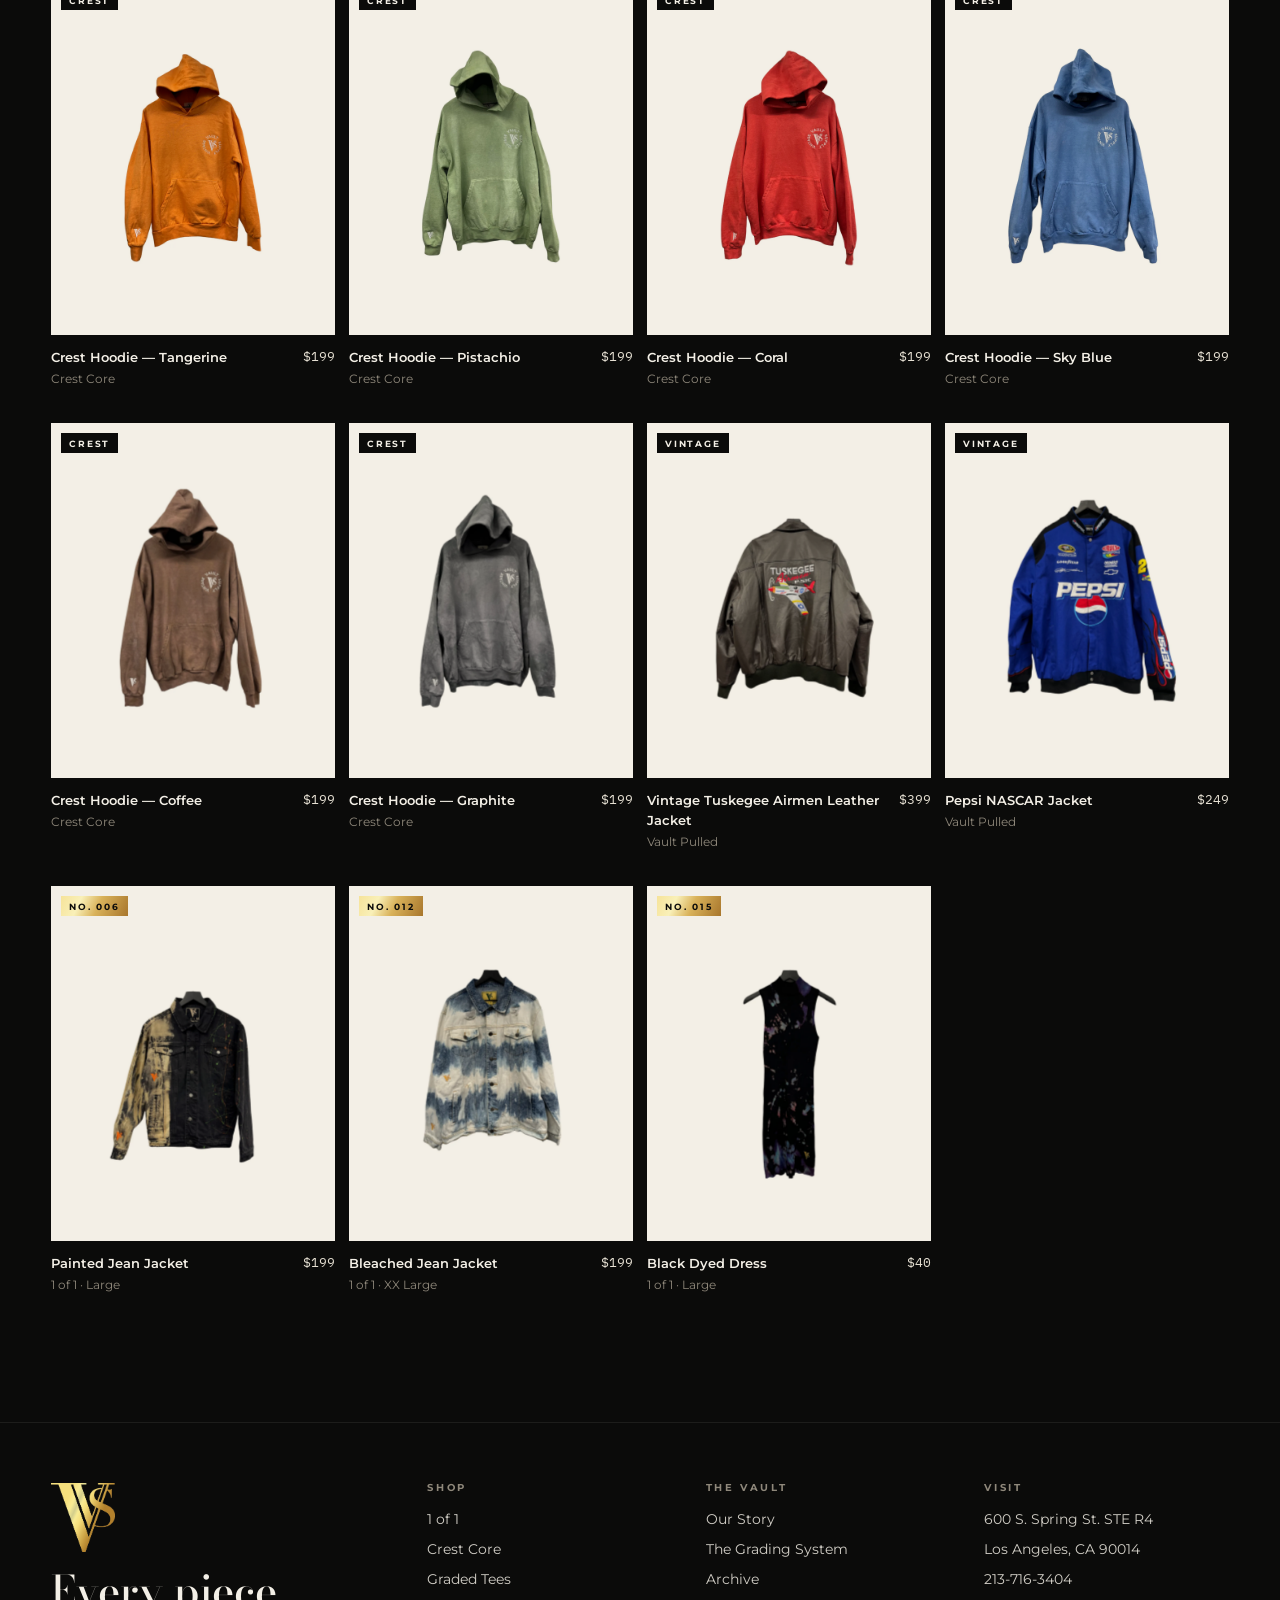
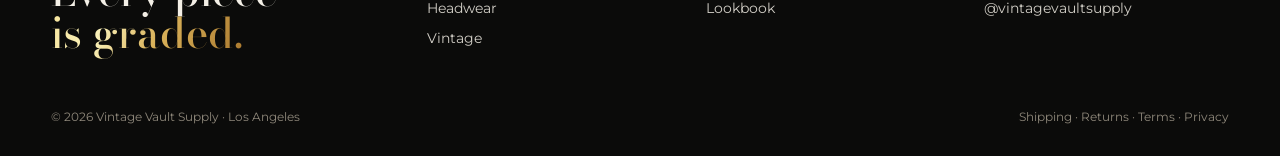
<file: vvs/shop.html>
<!doctype html>
<html lang="en">
<head>
<meta charset="utf-8">
<meta name="robots" content="noindex,nofollow">
<meta name="viewport" content="width=device-width, initial-scale=1">
<title>Shop — VVS Los Angeles</title>
<link rel="preconnect" href="https://fonts.googleapis.com"><link rel="preconnect" href="https://fonts.gstatic.com" crossorigin>
<link href="https://fonts.googleapis.com/css2?family=Bodoni+Moda:ital,opsz,wght@0,6..96,400..700;1,6..96,400..700&family=IBM+Plex+Mono:wght@400;500&family=Montserrat:wght@400;500;600;700&display=swap" rel="stylesheet">
<link rel="stylesheet" href="css/vvs.css">
<link rel="icon" href="assets/brand/monogram-gold.png">
</head>
<body>
<div id="site-header"></div>

<section class="page-hero">
  <div class="eyebrow" id="kicker">Drop 001</div>
  <h1 class="display" id="title">Shop</h1>
  <p id="sub" style="color:var(--stone);max-width:560px;margin-top:14px"></p>
</section>

<div class="filters" id="filters"></div>

<section class="wrap" style="padding-top:40px">
  <div class="grid" id="grid"></div>
  <p id="empty" style="display:none;color:var(--stone)">Nothing here yet. Join the list to hear when this grade drops.</p>
</section>

<div id="site-footer"></div>
<script src="js/catalog.js"></script>
<script src="js/site.js"></script>
<script>
document.addEventListener('DOMContentLoaded', () => {
  const { C, GRADES, card, revealOnScroll } = VVS;
  const q = new URLSearchParams(location.search);
  let grade = q.get('g') || 'all';
  let view = q.get('view') === 'archive' ? 'archive' : 'live';
  const order = ['all', 'oneofone', 'crest', 'vvs', 'vs1', 'vs2', 'vault', 'headwear', 'vintage', 'collab'];

  function render() {
    const pool = C.filter(p => p.grade !== 'finds' && (view === 'live' ? p.live : !p.live));
    const counts = pool.reduce((m, p) => (m[p.grade] = (m[p.grade] || 0) + 1, m), {});
    document.getElementById('filters').innerHTML = order.filter(k => k === 'all' || counts[k]).map(k =>
      `<button class="chip" data-g="${k}" aria-pressed="${k === grade}">${k === 'all' ? 'All' : GRADES[k].short}<span class="ct">${k === 'all' ? pool.length : counts[k]}</span></button>`
    ).join('') + `<label class="toggle"><input type="checkbox" id="arch" ${view === 'archive' ? 'checked' : ''}> Show archive</label>`;

    const items = pool.filter(p => grade === 'all' || p.grade === grade)
      .sort((a, b) => (b.new ? 1 : 0) - (a.new ? 1 : 0) || (b.created || '').localeCompare(a.created || ''));
    document.getElementById('grid').innerHTML = items.map(card).join('');
    document.getElementById('empty').style.display = items.length ? 'none' : 'block';

    const g = GRADES[grade];
    document.getElementById('kicker').textContent = view === 'archive' ? 'The Archive · Sold & retired' : 'Drop 001 · Live now';
    document.getElementById('title').innerHTML = view === 'archive' ? 'The <em class="gold-text">Archive</em>' : (g ? g.short === '1 of 1' ? '1 of 1' : g.name : 'Shop');
    document.getElementById('sub').textContent = view === 'archive'
      ? 'Every piece that has ever left the Vault. 1 of 1s are never remade, so once they are here, they are gone for good.'
      : (g ? g.desc : 'Every piece is graded. Filter by grade to see the weight, work and rarity behind the price.');

    document.querySelectorAll('.chip').forEach(b => b.onclick = () => { grade = b.dataset.g; sync(); });
    document.getElementById('arch').onchange = e => { view = e.target.checked ? 'archive' : 'live'; grade = 'all'; sync(); };
    revealOnScroll();
  }
  function sync() {
    const u = new URLSearchParams();
    if (grade !== 'all') u.set('g', grade);
    if (view === 'archive') u.set('view', 'archive');
    history.replaceState(null, '', 'shop.html' + (u.toString() ? '?' + u : ''));
    render();
  }
  render();
});
</script>
</body>
</html>
</file>
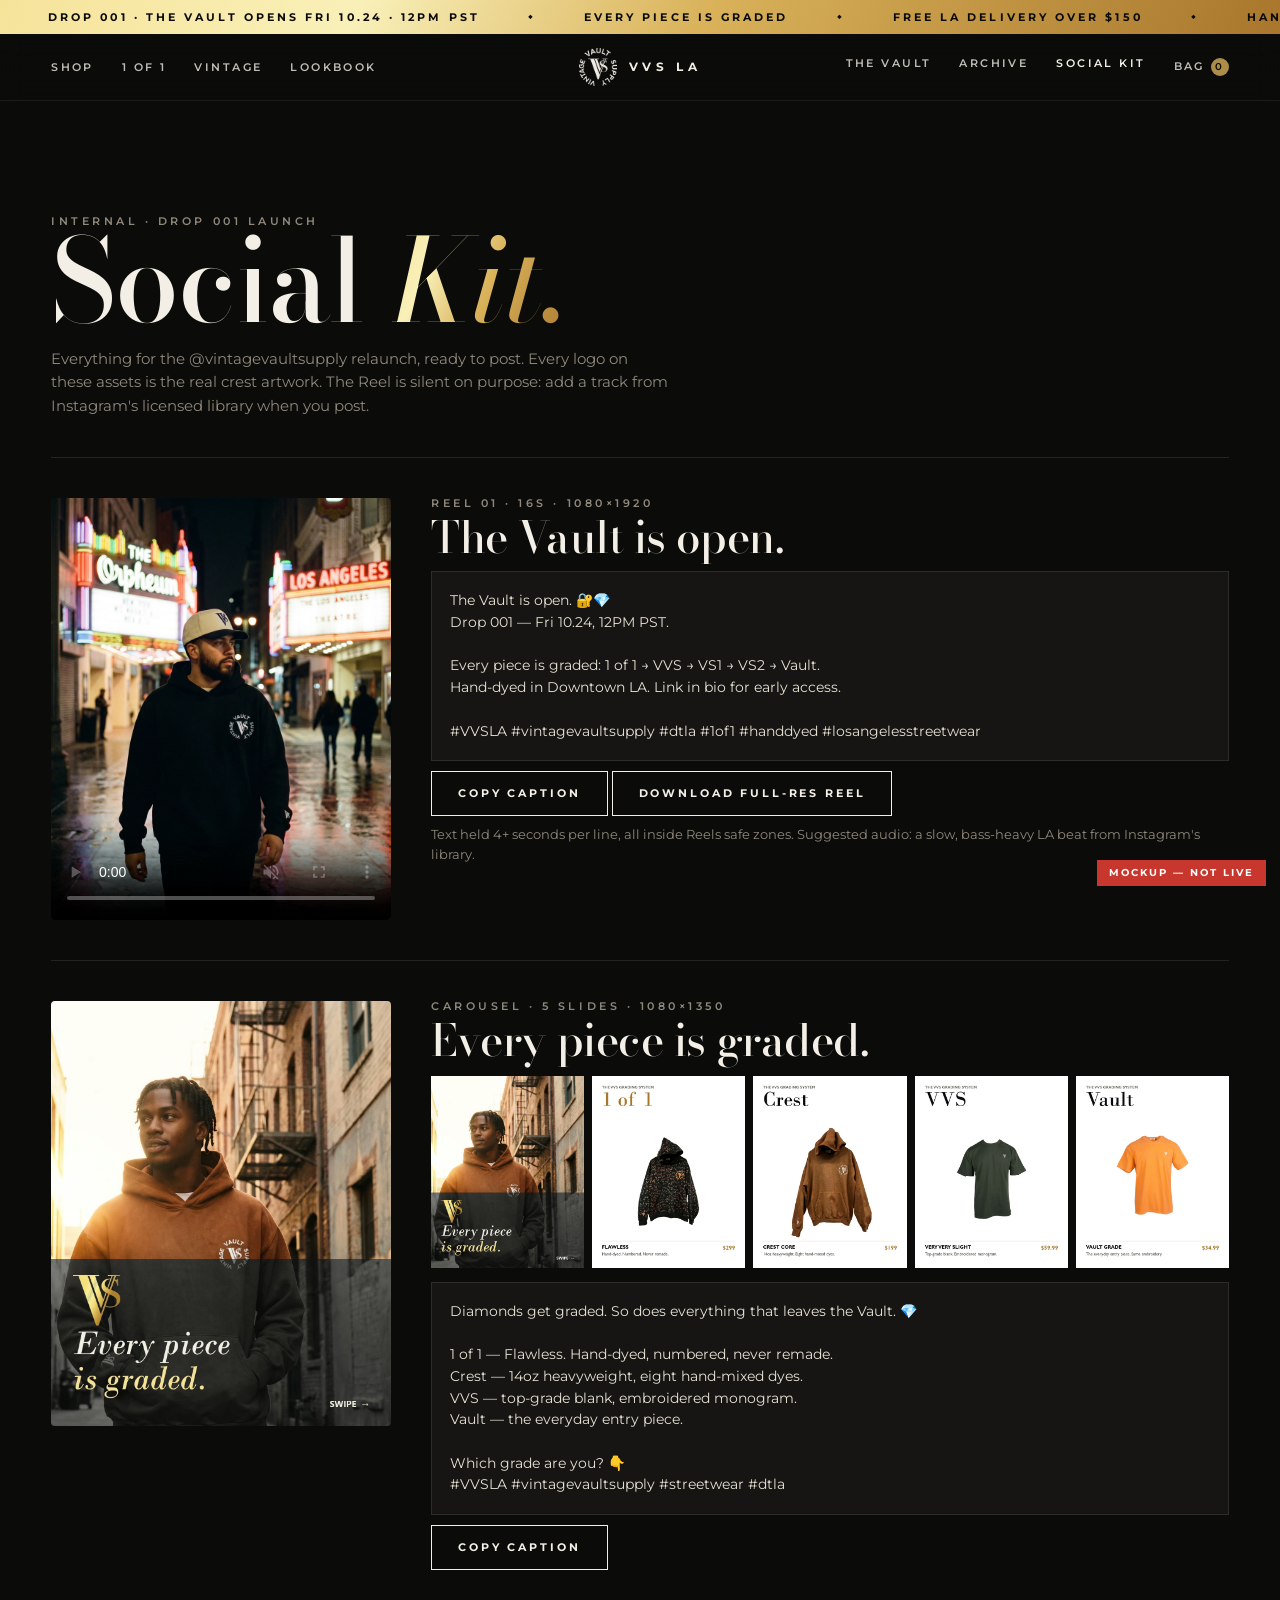
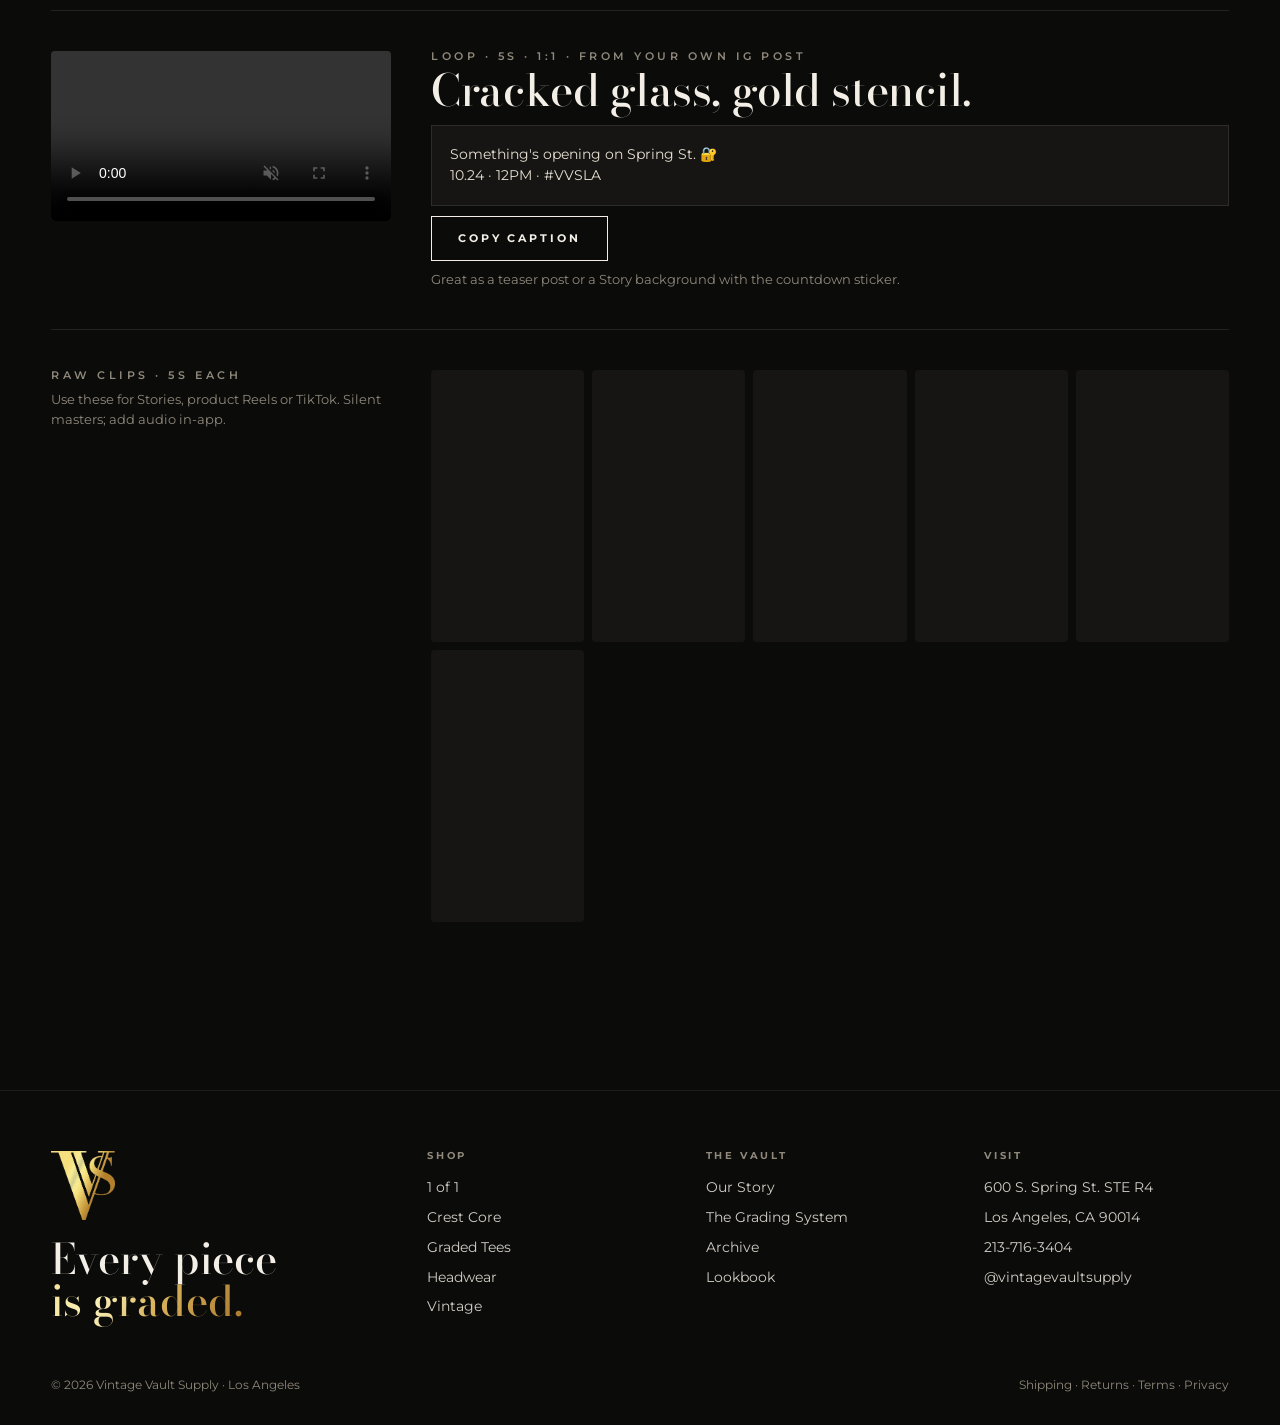
<file: vvs/social-kit.html>
<!doctype html>
<html lang="en">
<head>
<meta charset="utf-8">
<meta name="robots" content="noindex,nofollow">
<meta name="viewport" content="width=device-width, initial-scale=1">
<title>Social Kit — VVS Los Angeles</title>
<link rel="preconnect" href="https://fonts.googleapis.com"><link rel="preconnect" href="https://fonts.gstatic.com" crossorigin>
<link href="https://fonts.googleapis.com/css2?family=Bodoni+Moda:ital,opsz,wght@0,6..96,400..700;1,6..96,400..700&family=IBM+Plex+Mono:wght@400;500&family=Montserrat:wght@400;500;600;700&display=swap" rel="stylesheet">
<link rel="stylesheet" href="css/vvs.css">
<link rel="icon" href="assets/brand/monogram-gold.png">
<style>
  .kit { display: grid; grid-template-columns: 340px 1fr; gap: 40px; align-items: start; padding: 40px 0; border-top: 1px solid rgba(243,239,230,.1); }
  .kit video, .kit img.main { width: 100%; border-radius: 4px; background: var(--ink-2); }
  .caption { margin-top: 14px; padding: 18px; background: var(--ink-2); border: 1px solid rgba(243,239,230,.1); font-size: 14px; white-space: pre-wrap; color: var(--bone-2); }
  .copy { margin-top: 10px; }
  .slides { display: grid; grid-template-columns: repeat(5, 1fr); gap: 8px; }
  .slides img { width: 100%; }
  .clips { display: grid; grid-template-columns: repeat(auto-fill, minmax(150px, 1fr)); gap: 8px; }
  .clips video { width: 100%; aspect-ratio: 9/16; object-fit: cover; }
  .note { color: var(--stone); font-size: 13px; margin-top: 8px; }
  @media (max-width: 860px) { .kit { grid-template-columns: 1fr; } .slides { grid-template-columns: repeat(3, 1fr); } }
</style>
</head>
<body>
<div id="site-header"></div>

<section class="page-hero">
  <div class="eyebrow">Internal · Drop 001 launch</div>
  <h1 class="display">Social <em class="gold-text">Kit.</em></h1>
  <p style="color:var(--stone);max-width:620px;margin-top:14px">Everything for the @vintagevaultsupply relaunch, ready to post. Every logo on these assets is the real crest artwork. The Reel is silent on purpose: add a track from Instagram's licensed library when you post.</p>
</section>

<section class="wrap" style="padding-top:10px">
  <div class="kit">
    <div><video controls muted loop playsinline poster="assets/look/03-broadway-black.webp"><source src="assets/social/reel-01-preview.mp4" type="video/mp4"></video></div>
    <div>
      <div class="eyebrow">Reel 01 · 16s · 1080×1920</div>
      <h2 class="display" style="font-size:44px;margin-top:8px">The Vault is open.</h2>
      <div class="caption" id="cap1">The Vault is open. 🔐💎
Drop 001 — Fri 10.24, 12PM PST.

Every piece is graded: 1 of 1 → VVS → VS1 → VS2 → Vault.
Hand-dyed in Downtown LA. Link in bio for early access.

#VVSLA #vintagevaultsupply #dtla #1of1 #handdyed #losangelesstreetwear</div>
      <button class="btn copy" data-copy="cap1">Copy caption</button>
      <a class="btn copy" href="assets/social/reel-01-the-vault-is-open.mp4" download>Download full-res Reel</a>
      <p class="note">Text held 4+ seconds per line, all inside Reels safe zones. Suggested audio: a slow, bass-heavy LA beat from Instagram's library.</p>
    </div>
  </div>

  <div class="kit">
    <div><img class="main" src="assets/social/carousel-01-cover.jpg" alt="Carousel cover"></div>
    <div>
      <div class="eyebrow">Carousel · 5 slides · 1080×1350</div>
      <h2 class="display" style="font-size:44px;margin-top:8px">Every piece is graded.</h2>
      <div class="slides" style="margin-top:16px">
        <img src="assets/social/carousel-01-cover.jpg" alt=""><img src="assets/social/carousel-02-1of1.jpg" alt=""><img src="assets/social/carousel-03-crest.jpg" alt=""><img src="assets/social/carousel-04-vvs.jpg" alt=""><img src="assets/social/carousel-05-vault.jpg" alt="">
      </div>
      <div class="caption" id="cap2">Diamonds get graded. So does everything that leaves the Vault. 💎

1 of 1 — Flawless. Hand-dyed, numbered, never remade.
Crest — 14oz heavyweight, eight hand-mixed dyes.
VVS — top-grade blank, embroidered monogram.
Vault — the everyday entry piece.

Which grade are you? 👇
#VVSLA #vintagevaultsupply #streetwear #dtla</div>
      <button class="btn copy" data-copy="cap2">Copy caption</button>
    </div>
  </div>

  <div class="kit">
    <div><video controls muted loop playsinline><source src="assets/video/vault-stencil.mp4" type="video/mp4"></video></div>
    <div>
      <div class="eyebrow">Loop · 5s · 1:1 · from your own IG post</div>
      <h2 class="display" style="font-size:44px;margin-top:8px">Cracked glass, gold stencil.</h2>
      <div class="caption" id="cap3">Something's opening on Spring St. 🔐
10.24 · 12PM · #VVSLA</div>
      <button class="btn copy" data-copy="cap3">Copy caption</button>
      <p class="note">Great as a teaser post or a Story background with the countdown sticker.</p>
    </div>
  </div>

  <div class="kit">
    <div><div class="eyebrow">Raw clips · 5s each</div><p class="note">Use these for Stories, product Reels or TikTok. Silent masters; add audio in-app.</p></div>
    <div class="clips">
      <video muted loop playsinline autoplay src="assets/video/broadway-black.mp4"></video>
      <video muted loop playsinline autoplay src="assets/video/palms-orange.mp4"></video>
      <video muted loop playsinline autoplay src="assets/video/skate-charcoal.mp4"></video>
      <video muted loop playsinline autoplay src="assets/video/river-dress.mp4"></video>
      <video muted loop playsinline autoplay src="assets/video/loft-jacket.mp4"></video>
      <video muted loop playsinline autoplay src="assets/video/studio-tee.mp4"></video>
    </div>
  </div>
</section>

<div id="site-footer"></div>
<script src="js/catalog.js"></script>
<script src="js/site.js"></script>
<script>
document.querySelectorAll('[data-copy]').forEach(b => b.onclick = async () => {
  const t = document.getElementById(b.dataset.copy).textContent;
  try { await navigator.clipboard.writeText(t); b.textContent = 'Copied'; } catch { b.textContent = 'Select & copy'; }
  setTimeout(() => b.textContent = 'Copy caption', 1600);
});
</script>
</body>
</html>
</file>
<file: vvs/css/vvs.css>
/* VVS Los Angeles — relaunch mockup */
:root {
  --ink: #0b0b0a;
  --ink-2: #161513;
  --ink-3: #23211d;
  --bone: #f3efe6;
  --bone-2: #e6e0d3;
  --stone: #8f887b;
  --gold-1: #f6e39a;
  --gold-2: #d9b25a;
  --gold-3: #a8762c;
  --gold: linear-gradient(115deg, #f6e39a 0%, #f9f0b8 28%, #d9b25a 55%, #a8762c 100%);
  --red: #c8372d;
  --serif: "Bodoni Moda", "Didot", Georgia, serif;
  --sans: "Montserrat", "Helvetica Neue", Arial, sans-serif;
  --mono: "IBM Plex Mono", ui-monospace, monospace;
  --gutter: clamp(16px, 4vw, 56px);
  --ease: cubic-bezier(.2, .7, .1, 1);
}

* { box-sizing: border-box; margin: 0; padding: 0; }
html { scroll-behavior: smooth; }
body {
  background: var(--ink);
  color: var(--bone);
  font-family: var(--sans);
  font-size: 15px;
  line-height: 1.55;
  -webkit-font-smoothing: antialiased;
  overflow-x: hidden;
}
img, video { display: block; max-width: 100%; }
a { color: inherit; text-decoration: none; }
button { font: inherit; color: inherit; background: none; border: 0; cursor: pointer; }

/* ---------- type ---------- */
.eyebrow { font: 600 11px/1 var(--sans); letter-spacing: .32em; text-transform: uppercase; color: var(--stone); }
.display { font-family: var(--serif); font-weight: 500; line-height: .92; letter-spacing: -.01em; }
.gold-text { background: var(--gold); -webkit-background-clip: text; background-clip: text; color: transparent; }
.mono { font-family: var(--mono); font-size: 12px; letter-spacing: .04em; }

/* ---------- announcement + header ---------- */
.ticker {
  background: var(--gold); color: var(--ink);
  font: 700 11px/1 var(--sans); letter-spacing: .28em; text-transform: uppercase;
  overflow: hidden; white-space: nowrap; height: 34px; display: flex; align-items: center;
}
.ticker__track { display: inline-flex; gap: 48px; padding-left: 48px; animation: tick 38s linear infinite; }
.ticker__track span::after { content: "◆"; margin-left: 48px; font-size: 8px; vertical-align: 2px; }
@keyframes tick { to { transform: translateX(-50%); } }

.site-header {
  position: sticky; top: 0; z-index: 50;
  display: grid; grid-template-columns: 1fr auto 1fr; align-items: center;
  padding: 14px var(--gutter);
  background: rgba(11, 11, 10, .82); backdrop-filter: blur(14px);
  border-bottom: 1px solid rgba(243, 239, 230, .08);
}
.site-header nav { display: flex; gap: 28px; font: 600 11px/1 var(--sans); letter-spacing: .22em; text-transform: uppercase; }
.site-header nav a { opacity: .78; transition: opacity .2s; }
.site-header nav a:hover, .site-header nav a[aria-current] { opacity: 1; }
.site-header nav.right { justify-content: flex-end; }
.brandmark { display: flex; align-items: center; gap: 12px; }
.brandmark img { height: 38px; width: auto; }
.brandmark span { font: 700 12px/1 var(--sans); letter-spacing: .38em; }
.cart-count { display: inline-grid; place-items: center; min-width: 18px; height: 18px; border-radius: 9px; background: var(--gold-2); color: var(--ink); font-size: 10px; margin-left: 6px; }
.menu-btn { display: none; }

@media (max-width: 900px) {
  .site-header { grid-template-columns: auto 1fr auto; }
  .site-header nav.left { display: none; }
  .site-header nav.right a:not(.keep) { display: none; }
  .menu-btn { display: block; font: 600 11px/1 var(--sans); letter-spacing: .22em; }
  .brandmark { justify-self: center; }
}

/* ---------- hero ---------- */
.hero { position: relative; height: clamp(560px, 92vh, 980px); overflow: hidden; }
.hero video, .hero > img { position: absolute; inset: 0; width: 100%; height: 100%; object-fit: cover; }
.hero::after { content: ""; position: absolute; inset: 0; background: linear-gradient(180deg, rgba(11,11,10,.15) 0%, rgba(11,11,10,.05) 40%, rgba(11,11,10,.88) 100%); }
.hero__content { position: absolute; z-index: 2; left: var(--gutter); right: var(--gutter); bottom: clamp(28px, 6vh, 72px); display: grid; grid-template-columns: 1fr auto; gap: 32px; align-items: end; }
.hero h1 { font-size: clamp(54px, 10vw, 168px); }
.hero .eyebrow { color: var(--bone); text-shadow: 0 1px 12px rgba(0,0,0,.55); }
.hero h1 em { font-style: italic; }
.hero p { max-width: 460px; margin-top: 18px; color: var(--bone-2); font-size: 16px; }
.countdown { display: flex; gap: 10px; }
.countdown div { min-width: 74px; padding: 14px 10px 10px; text-align: center; border: 1px solid rgba(243,239,230,.24); background: rgba(11,11,10,.4); backdrop-filter: blur(8px); }
.countdown b { display: block; font: 500 34px/1 var(--serif); }
.countdown small { font: 600 9px/1 var(--sans); letter-spacing: .26em; color: var(--stone); }
@media (max-width: 760px) {
  .hero__content { grid-template-columns: 1fr; }
  .countdown div { min-width: 0; flex: 1; }
  .hero::after { background: linear-gradient(180deg, rgba(11,11,10,.2) 0%, rgba(11,11,10,.45) 38%, rgba(11,11,10,.92) 100%); }
}

/* ---------- buttons ---------- */
.btn { display: inline-flex; align-items: center; gap: 12px; padding: 16px 26px; font: 700 11px/1 var(--sans); letter-spacing: .26em; text-transform: uppercase; border: 1px solid var(--bone); transition: background .25s, color .25s; }
.btn:hover { background: var(--bone); color: var(--ink); }
.btn--gold { background: var(--gold); border: 0; color: var(--ink); }
.btn--gold:hover { filter: brightness(1.06); background: var(--gold); }
.btn-row { display: flex; gap: 12px; flex-wrap: wrap; margin-top: 26px; }

/* ---------- sections ---------- */
section { position: relative; }
.wrap { padding: clamp(64px, 10vw, 140px) var(--gutter); }
.section-head { display: flex; justify-content: space-between; align-items: end; gap: 24px; margin-bottom: 44px; flex-wrap: wrap; }
.section-head h2 { font-size: clamp(40px, 6vw, 92px); }
.section-head p { max-width: 420px; color: var(--stone); }
.rule { height: 1px; background: rgba(243,239,230,.1); }

/* ---------- grade ladder ---------- */
.ladder { display: grid; grid-template-columns: repeat(6, 1fr); border-top: 1px solid rgba(243,239,230,.12); }
.ladder a { padding: 28px 20px 30px; border-right: 1px solid rgba(243,239,230,.12); border-bottom: 1px solid rgba(243,239,230,.12); transition: background .3s; position: relative; }
.ladder a:hover { background: var(--ink-2); }
.ladder .g { font: 500 44px/1 var(--serif); }
.ladder .n { margin-top: 10px; font: 700 10px/1.4 var(--sans); letter-spacing: .24em; text-transform: uppercase; }
.ladder .d { margin-top: 10px; color: var(--stone); font-size: 13px; }
.ladder .p { margin-top: 18px; font-family: var(--mono); font-size: 12px; color: var(--gold-2); }
.ladder .bar { position: absolute; left: 20px; right: 20px; top: 0; height: 2px; background: var(--gold); transform-origin: left; }
@media (max-width: 1000px) { .ladder { grid-template-columns: repeat(3, 1fr); } }
@media (max-width: 560px) { .ladder { grid-template-columns: repeat(2, 1fr); } .ladder .g { font-size: 34px; } }

/* ---------- crest dye picker ---------- */
.crest { display: grid; grid-template-columns: 1.15fr 1fr; gap: clamp(24px, 5vw, 80px); align-items: center; }
.crest__stage { position: relative; aspect-ratio: 4/5; background: var(--bone); overflow: hidden; }
.crest__stage img { position: absolute; inset: 0; width: 100%; height: 100%; object-fit: contain; padding: 6%; transition: opacity .45s var(--ease), transform .6s var(--ease); }
.crest__stage img.out { opacity: 0; transform: scale(.98); }
.crest__tag { position: absolute; left: 18px; top: 18px; color: var(--ink); font: 700 10px/1 var(--sans); letter-spacing: .26em; }
.crest h3 { font-size: clamp(38px, 4.4vw, 70px); }
.swatches { display: flex; flex-wrap: wrap; gap: 10px; margin: 26px 0 12px; }
.swatch { width: 44px; height: 44px; border-radius: 50%; border: 2px solid transparent; outline: 1px solid rgba(243,239,230,.25); outline-offset: 3px; transition: transform .2s; }
.swatch[aria-pressed="true"] { outline: 2px solid var(--gold-2); transform: scale(1.06); }
.dye-name { font: 500 22px/1 var(--serif); font-style: italic; }
.spec { margin-top: 26px; display: grid; grid-template-columns: auto 1fr; gap: 10px 26px; font-size: 13px; color: var(--bone-2); }
.spec dt { color: var(--stone); font: 600 10px/1.9 var(--sans); letter-spacing: .22em; text-transform: uppercase; }
@media (max-width: 860px) { .crest { grid-template-columns: 1fr; } }

/* ---------- lookbook ---------- */
.look { display: grid; grid-template-columns: repeat(12, 1fr); gap: 10px; }
.look figure { position: relative; overflow: hidden; background: var(--ink-2); }
.look figure img, .look figure video { width: 100%; height: 100%; object-fit: cover; transition: transform 1.2s var(--ease); }
.look figure:hover img { transform: scale(1.04); }
.look figcaption { position: absolute; left: 14px; bottom: 12px; right: 14px; display: flex; justify-content: space-between; font: 600 10px/1.3 var(--sans); letter-spacing: .2em; text-transform: uppercase; text-shadow: 0 1px 8px rgba(0,0,0,.6); }
.look .w12 { grid-column: span 12; aspect-ratio: 21/9; }
.look .w8 { grid-column: span 8; aspect-ratio: 16/10; }
.look .w6 { grid-column: span 6; aspect-ratio: 4/5; }
.look .w4 { grid-column: span 4; aspect-ratio: 4/5; }
@media (max-width: 760px) { .look .w8, .look .w6, .look .w4 { grid-column: span 12; } .look .w12 { aspect-ratio: 4/3; } }

/* ---------- product cards ---------- */
.grid { display: grid; grid-template-columns: repeat(4, 1fr); gap: 34px 14px; }
@media (max-width: 1100px) { .grid { grid-template-columns: repeat(3, 1fr); } }
@media (max-width: 720px) { .grid { grid-template-columns: repeat(2, 1fr); gap: 26px 10px; } }
.card { display: block; }
.card__img { position: relative; aspect-ratio: 4/5; background: var(--bone); overflow: hidden; }
.card__img img { position: absolute; inset: 0; width: 100%; height: 100%; object-fit: contain; padding: 7%; transition: opacity .4s, transform .8s var(--ease); }
.card__img img + img { opacity: 0; }
.card:hover .card__img img + img { opacity: 1; }
.card:hover .card__img img:first-child { transform: scale(1.03); }
.badge { position: absolute; left: 10px; top: 10px; z-index: 2; padding: 6px 8px 5px; font: 700 9px/1 var(--sans); letter-spacing: .2em; text-transform: uppercase; background: var(--ink); color: var(--bone); }
.badge--gold { background: var(--gold); color: var(--ink); }
.badge--sold { left: auto; right: 10px; background: transparent; color: var(--ink); border: 1px solid var(--ink); }
.card__meta { display: flex; justify-content: space-between; gap: 12px; margin-top: 12px; font-size: 13px; }
.card__meta b { font-weight: 600; }
.card__meta .price { font-family: var(--mono); color: var(--bone-2); white-space: nowrap; }
.card__sub { margin-top: 3px; color: var(--stone); font-size: 12px; }

/* ---------- 1 of 1 rail ---------- */
.rail { display: grid; grid-auto-flow: column; grid-auto-columns: minmax(260px, 22%); gap: 14px; overflow-x: auto; scroll-snap-type: x mandatory; padding-bottom: 12px; scrollbar-width: thin; scrollbar-color: var(--ink-3) transparent; }
.rail > * { scroll-snap-align: start; }
.no { font: 500 40px/1 var(--serif); }

/* ---------- process / video band ---------- */
.band { position: relative; min-height: clamp(560px, 78vh, 880px); display: grid; align-items: end; overflow: hidden; }
.band video, .band > img { position: absolute; inset: 0; width: 100%; height: 100%; object-fit: cover; }
.band::after { content: ""; position: absolute; inset: 0; background: linear-gradient(90deg, rgba(11,11,10,.86) 0%, rgba(11,11,10,.35) 55%, rgba(11,11,10,.1) 100%); }
.band .wrap { position: relative; z-index: 2; max-width: 760px; }
.band h2 { font-size: clamp(44px, 6.4vw, 104px); }
.steps { margin-top: 30px; display: grid; gap: 14px; counter-reset: s; }
.steps li { list-style: none; display: grid; grid-template-columns: 44px 1fr; gap: 12px; color: var(--bone-2); }
.steps li::before { counter-increment: s; content: "0" counter(s); font-family: var(--mono); color: var(--gold-2); }

/* ---------- social wall ---------- */
.wall { display: grid; grid-template-columns: repeat(6, 1fr); gap: 6px; }
.wall a { position: relative; aspect-ratio: 1; overflow: hidden; background: var(--ink-2); }
.wall img { width: 100%; height: 100%; object-fit: cover; filter: saturate(.9); transition: transform .8s var(--ease), filter .3s; }
.wall a:hover img { transform: scale(1.06); filter: saturate(1.1); }
@media (max-width: 760px) { .wall { grid-template-columns: repeat(3, 1fr); } }

/* ---------- store block ---------- */
.store { display: grid; grid-template-columns: 1fr 1fr; min-height: 560px; }
.store > div:first-child { position: relative; overflow: hidden; }
.store > div:first-child img { position: absolute; inset: 0; width: 100%; height: 100%; object-fit: cover; }
.store .wrap { background: var(--bone); color: var(--ink); }
.store .eyebrow { color: #6d675c; }
.store h2 { font-size: clamp(40px, 5vw, 80px); }
.hours { margin-top: 28px; display: grid; grid-template-columns: auto 1fr; gap: 6px 26px; font-size: 14px; }
@media (max-width: 860px) { .store { grid-template-columns: 1fr; } .store > div:first-child { min-height: 380px; } }

/* ---------- signup ---------- */
.signup { text-align: center; background: radial-gradient(ellipse at 50% 0%, #2a2214 0%, var(--ink) 65%); }
.signup img.mark { width: 108px; margin: 0 auto 24px; }
.signup h2 { font-size: clamp(42px, 6vw, 96px); }
.signup form { margin: 30px auto 0; max-width: 560px; display: flex; border: 1px solid rgba(243,239,230,.3); }
.signup input { flex: 1; min-width: 0; padding: 18px 20px; background: transparent; border: 0; color: var(--bone); font: 500 14px var(--sans); outline: none; }
.signup input::placeholder { color: var(--stone); }
.signup small { display: block; margin-top: 14px; color: var(--stone); font-size: 12px; }

/* ---------- footer ---------- */
footer { padding: 60px var(--gutter) 30px; border-top: 1px solid rgba(243,239,230,.08); }
.foot { display: grid; grid-template-columns: 1.4fr repeat(3, 1fr); gap: 34px; }
.foot h4 { font: 700 10px/1 var(--sans); letter-spacing: .26em; text-transform: uppercase; color: var(--stone); margin-bottom: 16px; }
.foot li { list-style: none; margin: 8px 0; font-size: 14px; opacity: .85; }
.foot .big { font: 500 42px/1 var(--serif); }
.legal { margin-top: 50px; display: flex; justify-content: space-between; gap: 20px; flex-wrap: wrap; color: var(--stone); font-size: 12px; }
@media (max-width: 860px) { .foot { grid-template-columns: 1fr 1fr; } }

/* ---------- shop page ---------- */
.page-hero { padding: clamp(60px, 9vw, 120px) var(--gutter) 30px; }
.page-hero h1 { font-size: clamp(56px, 9vw, 150px); }
.filters { position: sticky; top: 67px; z-index: 20; display: flex; gap: 8px; flex-wrap: wrap; padding: 14px var(--gutter); background: rgba(11,11,10,.9); backdrop-filter: blur(12px); border-bottom: 1px solid rgba(243,239,230,.08); }
.chip { padding: 10px 16px; border: 1px solid rgba(243,239,230,.22); font: 600 10px/1 var(--sans); letter-spacing: .2em; text-transform: uppercase; transition: all .2s; }
.chip[aria-pressed="true"], .chip:hover { background: var(--bone); color: var(--ink); border-color: var(--bone); }
.chip .ct { opacity: .55; margin-left: 6px; }
.toggle { margin-left: auto; display: flex; align-items: center; gap: 10px; font: 600 10px/1 var(--sans); letter-spacing: .2em; text-transform: uppercase; color: var(--stone); }

/* ---------- product page ---------- */
.pdp { display: grid; grid-template-columns: 1.3fr 1fr; gap: clamp(24px, 4vw, 70px); padding: 30px var(--gutter) 80px; }
.pdp__gallery { display: grid; grid-template-columns: 1fr 1fr; gap: 8px; }
.pdp__gallery .shot { background: var(--bone); aspect-ratio: 4/5; overflow: hidden; }
.pdp__gallery .shot img { width: 100%; height: 100%; object-fit: contain; padding: 6%; }
.pdp__gallery .shot.full { grid-column: span 2; }
.pdp__gallery .shot.photo img { object-fit: cover; padding: 0; }
.pdp__info { position: sticky; top: 90px; align-self: start; }
.pdp__info h1 { font-size: clamp(38px, 4vw, 64px); }
.pdp .price { margin-top: 14px; font: 500 20px var(--mono); }
.grade-card { margin: 24px 0; padding: 18px; border: 1px solid rgba(217,178,90,.45); display: grid; grid-template-columns: auto 1fr; gap: 16px; align-items: center; background: linear-gradient(135deg, rgba(217,178,90,.08), transparent); }
.grade-card .g { font: 500 40px/1 var(--serif); }
.sizes { display: grid; grid-template-columns: repeat(5, 1fr); gap: 6px; margin: 12px 0 18px; }
.sizes button { padding: 14px 0; border: 1px solid rgba(243,239,230,.24); font: 600 12px var(--sans); }
.sizes button[aria-pressed="true"] { background: var(--bone); color: var(--ink); }
.add { width: 100%; justify-content: center; }
.accordion details { border-top: 1px solid rgba(243,239,230,.12); padding: 16px 0; }
.accordion summary { cursor: pointer; list-style: none; display: flex; justify-content: space-between; font: 700 11px/1 var(--sans); letter-spacing: .22em; text-transform: uppercase; }
.accordion summary::after { content: "+"; font-weight: 400; }
.accordion details[open] summary::after { content: "–"; }
.accordion .body { margin-top: 14px; color: var(--bone-2); font-size: 14px; }
.measure { width: 100%; border-collapse: collapse; margin-top: 6px; font-size: 13px; }
.measure th, .measure td { padding: 8px 6px; text-align: center; border-bottom: 1px solid rgba(243,239,230,.08); }
.measure th { font: 600 10px var(--sans); letter-spacing: .14em; color: var(--stone); }
@media (max-width: 900px) { .pdp { grid-template-columns: 1fr; } .pdp__info { position: static; } }

/* ---------- reveal ---------- */
.reveal { opacity: 0; transform: translateY(22px); transition: opacity .9s var(--ease), transform .9s var(--ease); }
.reveal.in { opacity: 1; transform: none; }
@media (prefers-reduced-motion: reduce) { .reveal { opacity: 1; transform: none; } .ticker__track { animation: none; } }

/* Store photos are shot on white; multiply drops the white into the bone panels. */
.card__img img, .crest__stage img, .pdp__gallery .shot:not(.photo) img { mix-blend-mode: multiply; }

.mock-flag { position: fixed; right: 14px; bottom: 14px; z-index: 99; padding: 8px 12px; background: var(--red); color: #fff; font: 700 10px/1 var(--sans); letter-spacing: .2em; text-transform: uppercase; }
</file>
